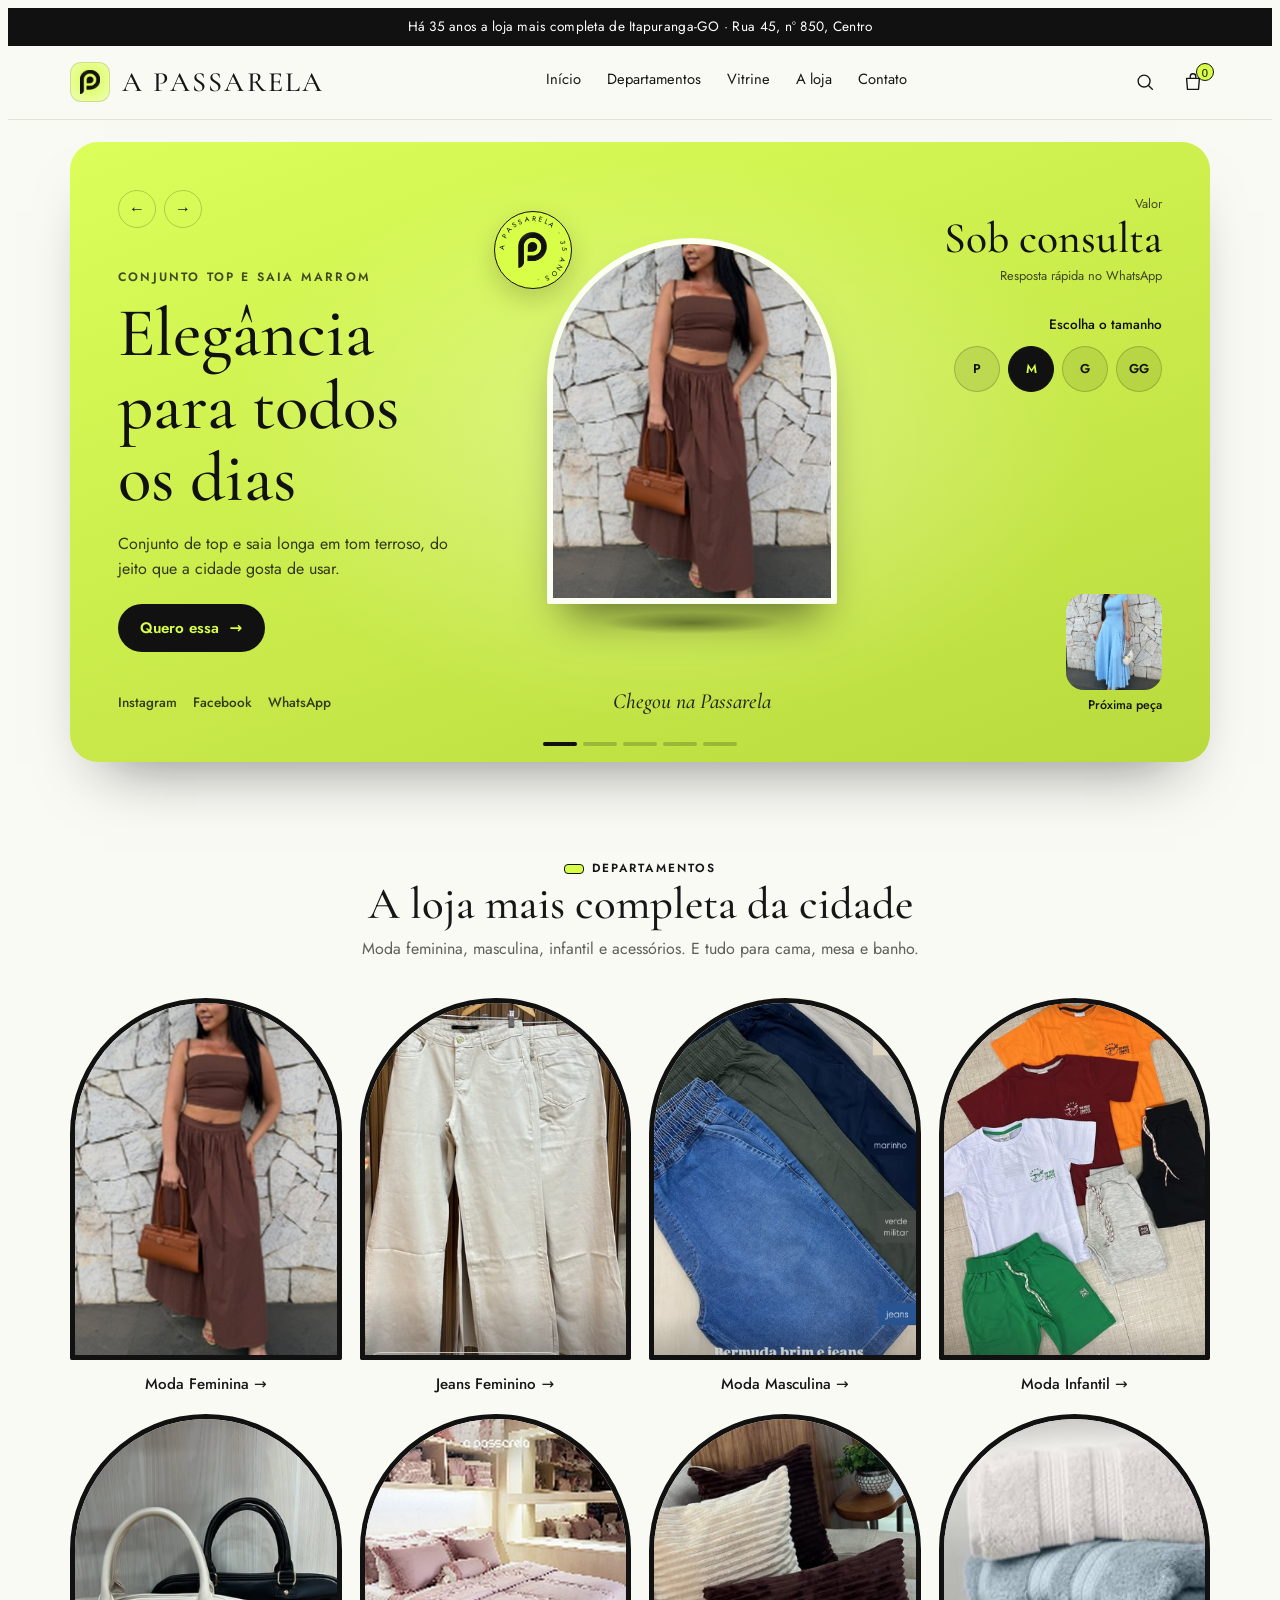
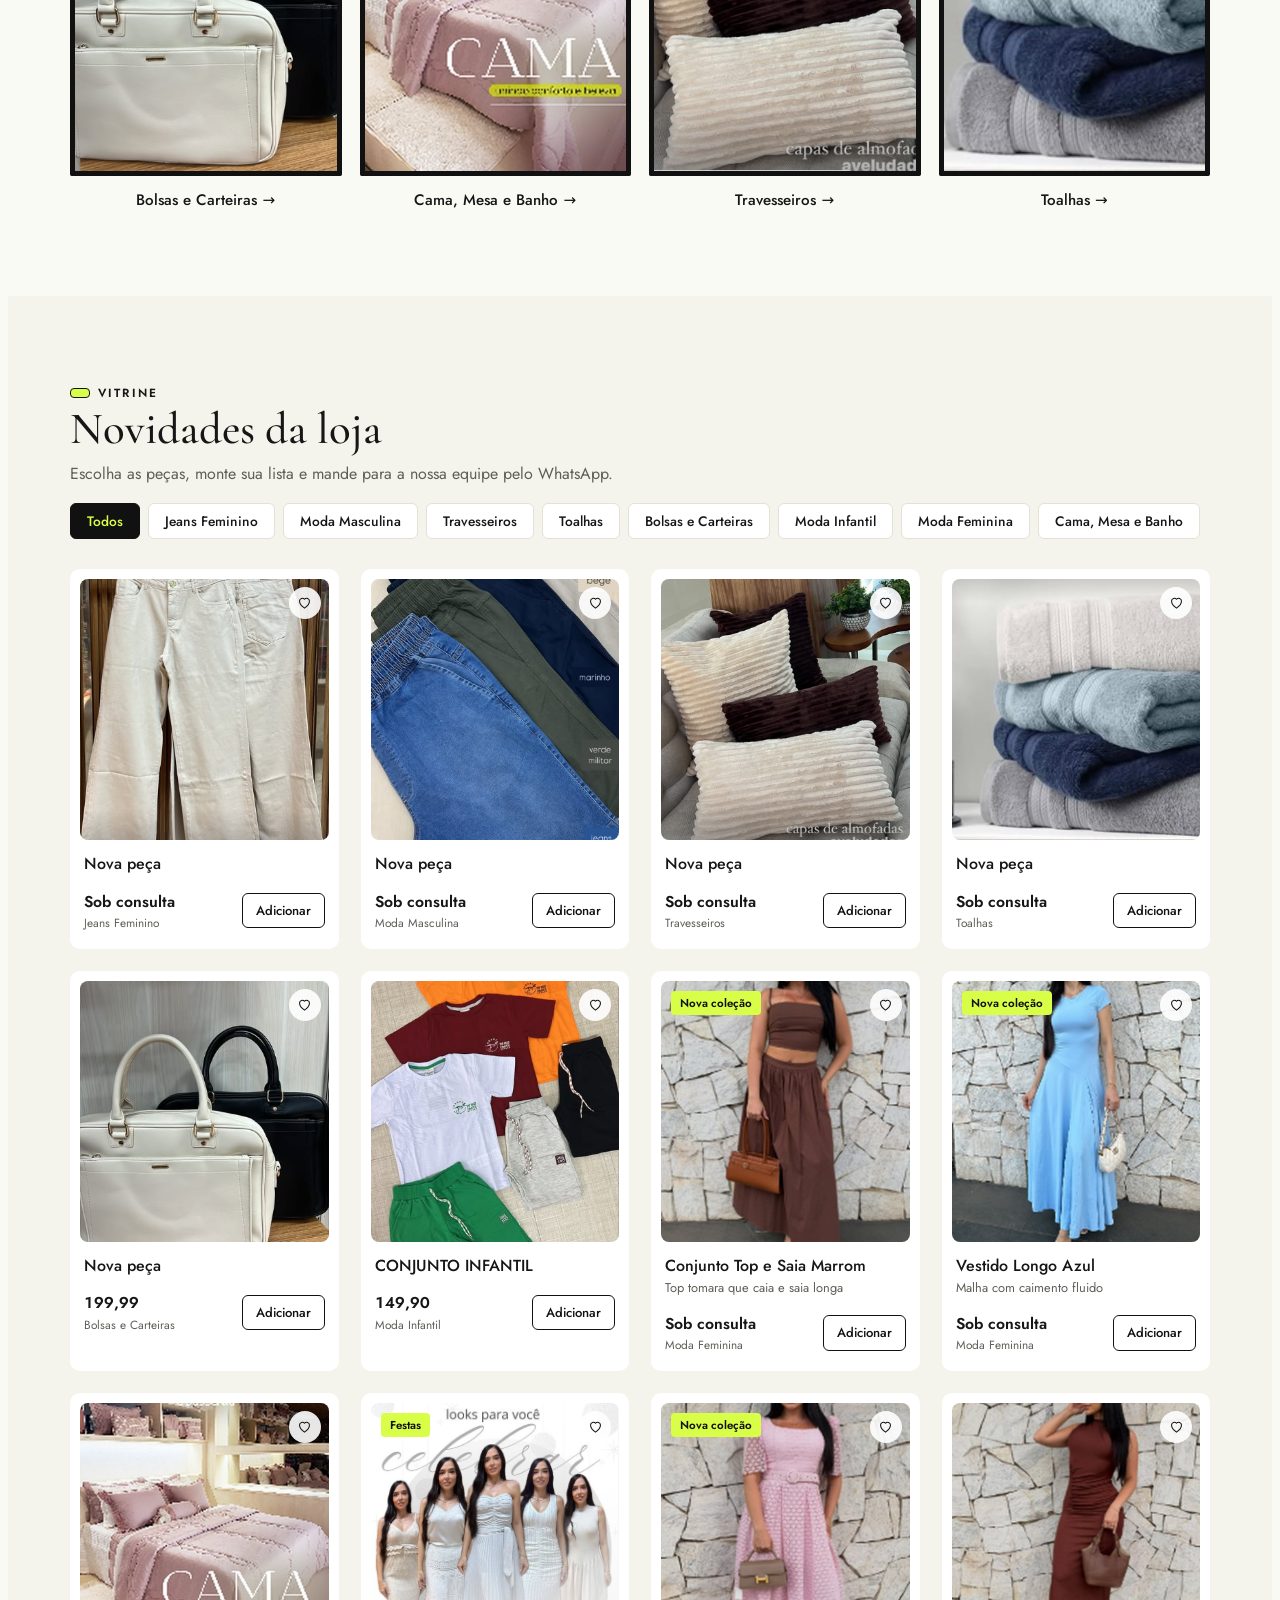
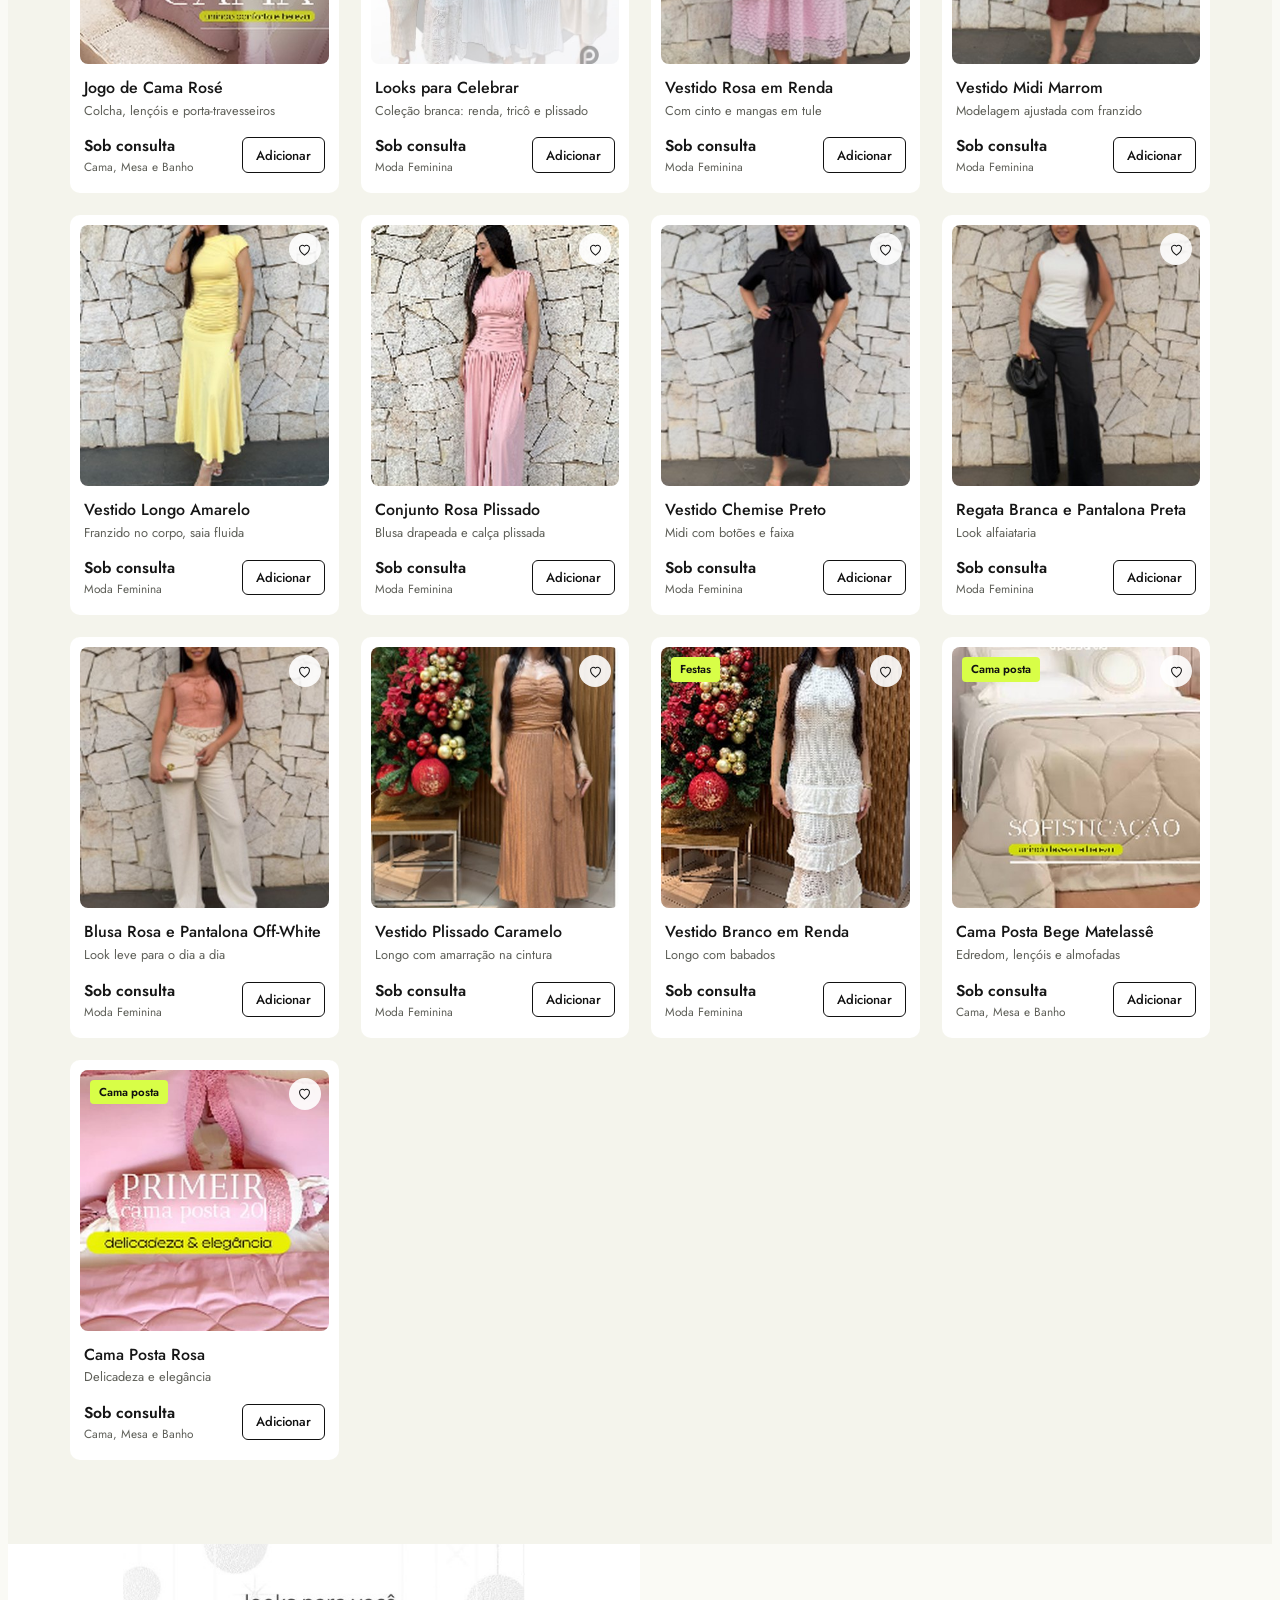
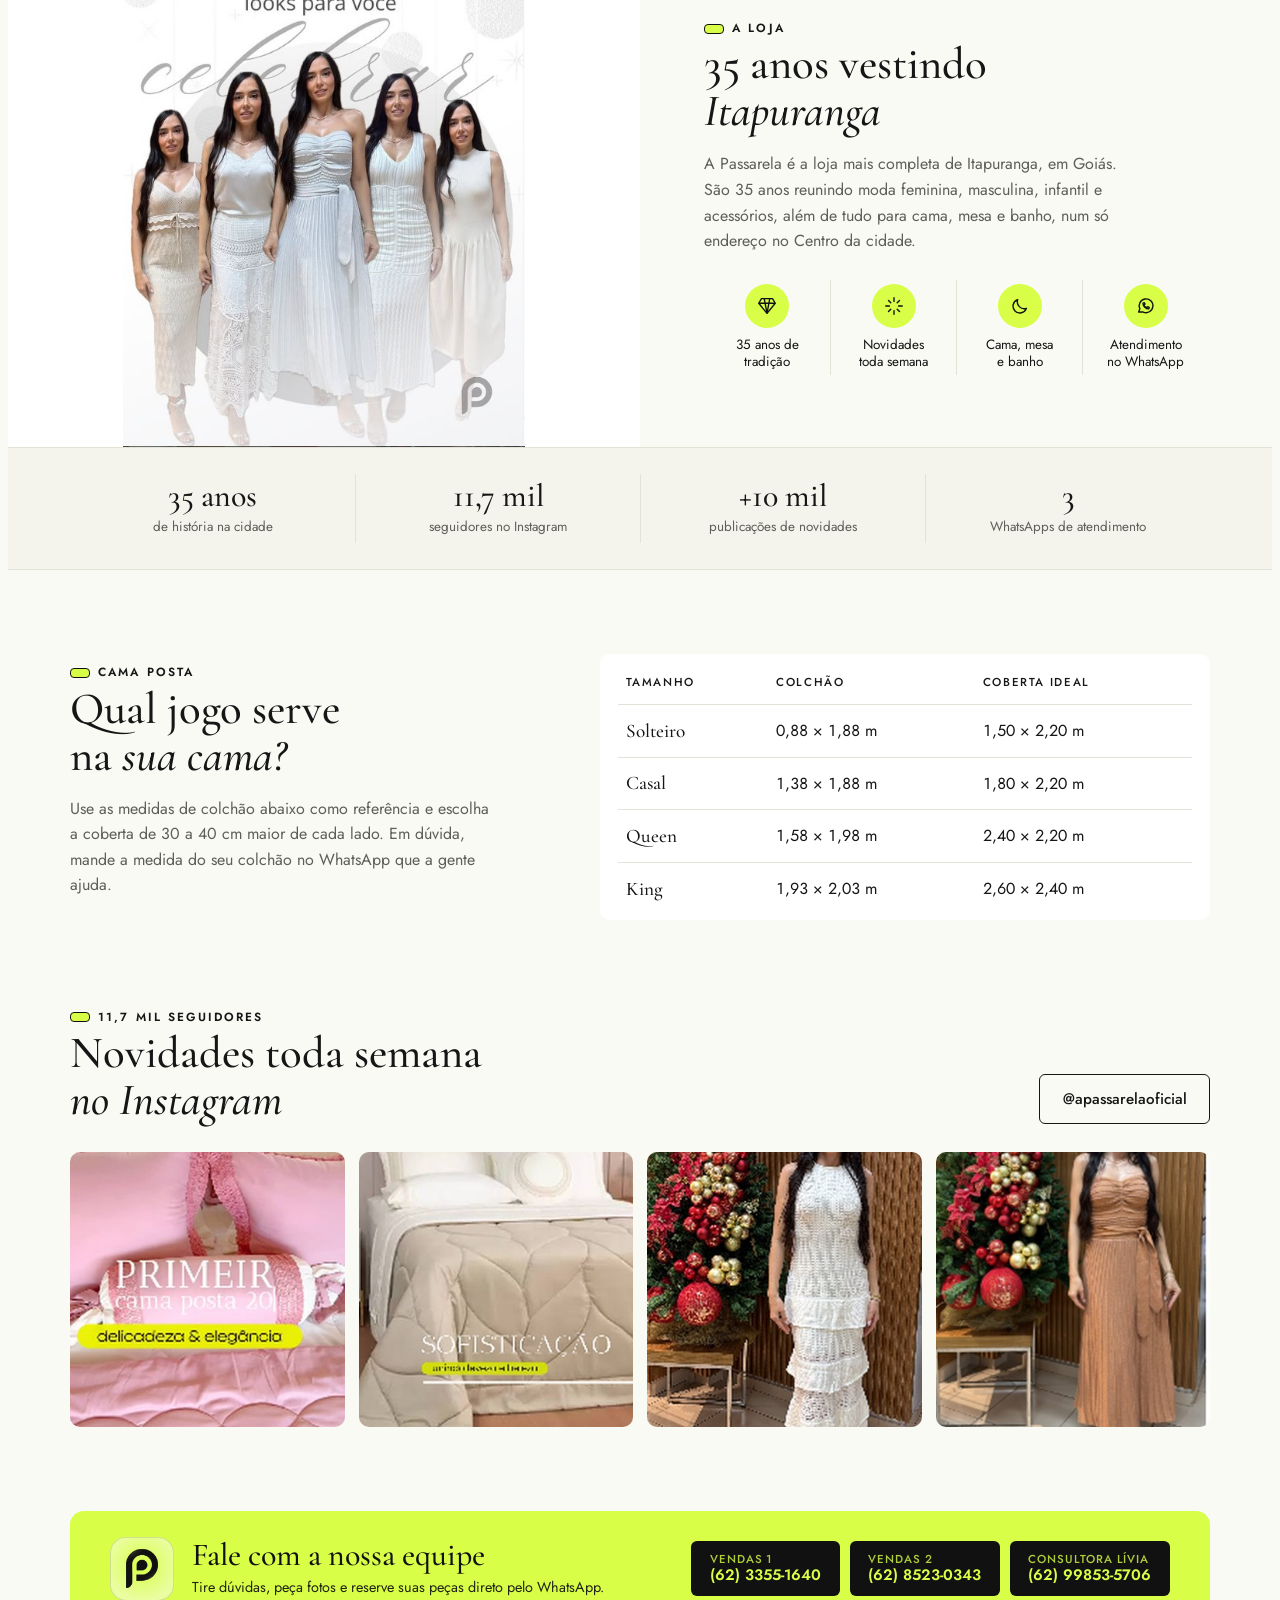
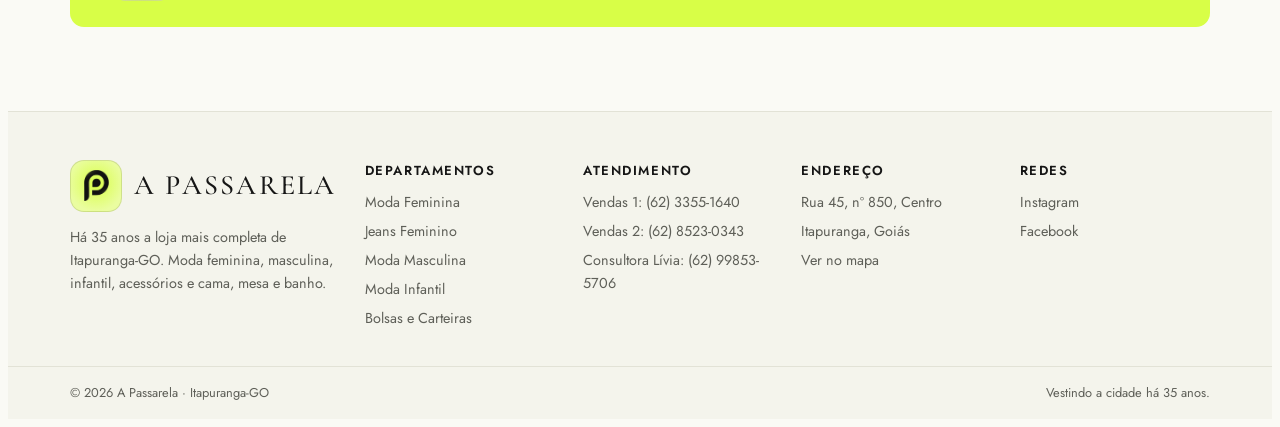
<file: index.html>
<!doctype html>
<html lang="pt-BR">
<head>
<meta charset="utf-8">
<meta name="viewport" content="width=device-width,initial-scale=1,viewport-fit=cover">
<meta name="description" content="A Passarela: há 35 anos a loja mais completa de Itapuranga-GO. Moda feminina, masculina, infantil, acessórios e cama, mesa e banho.">
</head>
<body>
<title>A Passarela</title>
<link rel="preconnect" href="https://fonts.googleapis.com">
<link rel="preconnect" href="https://fonts.gstatic.com" crossorigin>
<link rel="stylesheet" href="https://fonts.googleapis.com/css2?family=Cormorant+Garamond:ital,wght@0,500;0,600;1,500;1,600&family=Jost:wght@400;500;600&display=swap">
<style>
/* Cores: verde-limão da logomarca com preto, sobre fundos creme. Texto sobre o limão é sempre preto. */
/* Layout: faixa da loja, cabeçalho claro, vitrine animada no topo, categorias em arcos, mais vendidos, bloco de valores, faixa de vantagens, Instagram, faixa da lista VIP e rodapé em colunas. Visual único (claro), escolhido de propósito. */
:root{
  --cream:#F4F4EC; --paper:#FAFAF5; --white:#FFFFFF; --lime:#D8FE47; --lime-l:#EEFBC2; --black:#111111;
  --ink:#161616; --muted:#5E5F58; --line:#E2E2D6; --rose:#B98C7C;
  --logo:url("[data-uri]");
  --serif:"Cormorant Garamond", "Cormorant", Garamond, Georgia, serif;
  --sans:"Jost", "Futura", system-ui, -apple-system, "Segoe UI", sans-serif;
  color-scheme:light;
}
*{box-sizing:border-box}
[hidden]{display:none!important}
html{scroll-behavior:smooth}
@media (prefers-reduced-motion: reduce){html{scroll-behavior:auto}*{transition:none!important}}
body{background:var(--paper);color:var(--ink);font-family:var(--sans);font-size:16px;line-height:1.6}
a{color:inherit}
:focus-visible{outline:2px solid var(--black);outline-offset:3px;border-radius:4px}
.wrap{max-width:1180px;margin-inline:auto;padding-inline:20px}
h1,h2,h3{font-family:var(--serif);font-weight:500;line-height:1.05;text-wrap:balance;margin:0;color:var(--ink)}
h2{font-size:clamp(2rem,4vw,2.8rem)}
em{font-style:italic}
.eyebrow{display:inline-flex;align-items:center;gap:8px;font-size:.74rem;letter-spacing:.18em;text-transform:uppercase;color:var(--ink);font-weight:600}
.eyebrow::before{content:"";width:18px;height:8px;border-radius:4px;background:var(--lime);border:1px solid var(--black)}
.center .eyebrow{justify-content:center}
.center{text-align:center}
.sub{color:var(--muted);margin:8px 0 0}
section{padding-block:clamp(52px,7vw,84px)}
.btn{display:inline-flex;align-items:center;gap:.5rem;font:500 .95rem var(--sans);padding:.8rem 1.4rem;border-radius:6px;border:1px solid transparent;cursor:pointer;text-decoration:none;transition:background .15s,color .15s}
.btn-lime{background:var(--lime);color:var(--black);border-color:var(--black)}
.btn-lime:hover{background:var(--black);color:var(--lime)}
.btn-line{background:transparent;border-color:var(--ink);color:var(--ink)}
.btn-line:hover{background:var(--ink);color:var(--white)}
.arrow::after{content:"→"}

/* Faixa de cupom e cabeçalho */
.promo{background:var(--black);color:var(--white);text-align:center;font-size:.85rem;padding:8px 16px;letter-spacing:.02em}
.promo b{letter-spacing:.06em;color:var(--lime)}
.top{position:sticky;top:env(safe-area-inset-top,0px);z-index:20;background:rgb(250 250 245 / .94);backdrop-filter:blur(8px);border-bottom:1px solid var(--line)}
.top .wrap{display:flex;align-items:center;justify-content:space-between;gap:16px;padding-block:14px}
.logo{font-family:var(--serif);font-size:1.75rem;letter-spacing:.08em;text-decoration:none;text-transform:uppercase;font-weight:500;white-space:nowrap}
.nav{display:flex;gap:26px;font-size:.92rem}
.nav a{text-decoration:none;padding-bottom:3px;border-bottom:1px solid transparent}
.nav a:hover{border-color:var(--ink)}
.icons{display:flex;align-items:center;gap:14px}
.icon-btn{position:relative;background:none;border:0;padding:6px;cursor:pointer;color:var(--ink);display:inline-flex}
.icon-btn svg{width:22px;height:22px}
.bag-count{position:absolute;top:-2px;right:-4px;background:var(--lime);color:var(--black);border:1px solid var(--black);border-radius:999px;min-width:18px;height:18px;font-size:.7rem;line-height:18px;text-align:center;padding:0 4px}
@media (max-width:820px){.nav{display:none}}

/* Logomarca */
.mark{display:inline-block;background:currentColor;-webkit-mask:var(--logo) center/contain no-repeat;mask:var(--logo) center/contain no-repeat;aspect-ratio:224/275}
.logo-tile{display:inline-grid;place-items:center;width:40px;height:40px;border-radius:11px;background:radial-gradient(circle at 50% 45%, var(--lime), #EAFDA0 75%);color:var(--black);flex:none;border:1px solid rgb(17 17 17 / .12)}
.logo-tile .mark{height:62%}
.brand{display:inline-flex;align-items:center;gap:12px;text-decoration:none}
.seal{position:absolute;left:-10px;bottom:16%;width:96px;height:96px;border-radius:50%;background:var(--lime);border:1.5px solid var(--black);display:grid;place-items:center;color:var(--black);box-shadow:0 10px 24px rgb(17 17 17 / .18)}
.seal .mark{height:46px}
.seal svg{position:absolute;inset:0;width:100%;height:100%;animation:spin 24s linear infinite}
@keyframes spin{to{transform:rotate(360deg)}}
.life-art .big-mark{position:absolute;right:10%;top:9%;height:32%;color:var(--lime);opacity:.95}
@media (max-width:860px){.seal{left:0}}

/* Vitrine animada (efeito da referência em vídeo): peça grande flutuando, fundo que muda de cor, troca com deslize */
.stack{position:absolute;left:12%;right:12%;bottom:8%;display:grid;gap:0}
.fold{height:62px;border-radius:14px;margin-top:-14px;box-shadow:0 6px 14px rgb(17 17 17 / .18);position:relative;overflow:hidden}
.fold:first-child{margin-top:0;margin-inline:6%}
.fold:nth-child(2){margin-inline:2%}
.fold .sw{position:absolute;inset:0}
.show{padding-block:22px 10px;background:var(--paper)}
.show-card{--s-bg:#D8FE47;--s-ink:#111111;--s-line:rgb(17 17 17 / .2);--s-btn:#111111;--s-btn-ink:#D8FE47;
  position:relative;isolation:isolate;border-radius:28px;background:var(--s-bg);color:var(--s-ink);transition:background-color .9s ease,color .9s ease;
  overflow:hidden;display:grid;grid-template-columns:1fr 1.2fr .7fr;gap:24px;padding:clamp(22px,4vw,48px);min-height:620px;box-shadow:0 34px 60px -34px rgb(17 17 17 / .55)}
.show-card::before{content:"";position:absolute;inset:0;z-index:-1;background:radial-gradient(55% 65% at 52% 48%, rgb(255 255 255 / .32), transparent 70%),linear-gradient(160deg, rgb(255 255 255 / .1), rgb(0 0 0 / .14));pointer-events:none}
.show-left,.show-right{display:flex;flex-direction:column;min-width:0;position:relative;z-index:2}
.arrows{display:flex;gap:8px;margin-bottom:28px}
.arrows button{width:38px;height:38px;border-radius:50%;border:1px solid var(--s-line);background:transparent;color:var(--s-ink);cursor:pointer;font-size:1rem;transition:background .2s,color .2s}
.arrows button:hover{background:var(--s-ink);color:var(--s-bg)}
.kicker{margin-top:auto;font-size:.76rem;letter-spacing:.18em;text-transform:uppercase;font-weight:600;opacity:.75}
.show h1{color:var(--s-ink);font-size:clamp(2.5rem,5.4vw,4.4rem);margin-top:10px;transition:color .9s}
.show p{font-size:1rem;opacity:.82;max-width:36ch;margin:16px 0 22px}
.cta{align-self:flex-start;display:inline-flex;align-items:center;gap:10px;background:var(--s-btn);color:var(--s-btn-ink);border:0;border-radius:999px;padding:.8rem 1.4rem;font:600 .95rem var(--sans);cursor:pointer;transition:transform .2s,background .9s,color .9s}
.cta:hover{transform:translateX(3px)}
.socials{display:flex;gap:16px;margin-top:auto;padding-top:28px;font-size:.85rem;font-weight:500}
.socials a{text-decoration:none;opacity:.8}
.socials a:hover{opacity:1;text-decoration:underline}
.stage{position:relative;display:grid;grid-template-rows:1fr auto;align-items:center;min-height:380px;z-index:1}
.obj-wrap{position:relative;height:100%;min-height:340px;display:grid;place-items:center}
.obj{position:relative;width:min(100%,340px);height:340px;animation:objIn .8s cubic-bezier(.2,.8,.2,1) both}
.obj.out{animation:objOut .45s ease-in both}
@keyframes objIn{from{transform:translateX(calc(var(--dir,1) * 45%)) rotate(calc(var(--dir,1) * 14deg)) scale(.85);opacity:0}}
@keyframes objOut{to{transform:translateX(calc(var(--dir,1) * -45%)) rotate(calc(var(--dir,1) * -14deg)) scale(.85);opacity:0}}
.float{position:absolute;inset:0;animation:float 5s ease-in-out infinite}
@keyframes float{50%{transform:translateY(-12px)}}
.ground{position:absolute;left:50%;bottom:-6px;width:62%;height:22px;transform:translateX(-50%);border-radius:50%;background:radial-gradient(closest-side, rgb(0 0 0 / .38), transparent);animation:ground 5s ease-in-out infinite}
@keyframes ground{50%{transform:translateX(-50%) scale(.82);opacity:.7}}
.garment{position:absolute;inset:0 6% 18px;-webkit-mask-size:contain;mask-size:contain;-webkit-mask-repeat:no-repeat;mask-repeat:no-repeat;-webkit-mask-position:center;mask-position:center;filter:drop-shadow(0 18px 24px rgb(0 0 0 / .25))}
.garment .sw,.garment .shade{position:absolute;inset:0}
.garment .shade{background:linear-gradient(90deg, rgb(0 0 0 / .26), transparent 26%, rgb(255 255 255 / .12) 50%, transparent 74%, rgb(0 0 0 / .28)),linear-gradient(to bottom, rgb(255 255 255 / .1), rgb(0 0 0 / .18))}
.seams{position:absolute;inset:0 6% 18px;width:88%;height:calc(100% - 18px);fill:none;stroke:rgb(0 0 0 / .35);stroke-width:1.6;stroke-linecap:round}
.obj .stack{left:6%;right:6%;bottom:22px}
.obj .fold{height:70px;border-radius:18px;margin-top:-18px;box-shadow:0 10px 18px rgb(0 0 0 / .22)}
.obj .fold::after{content:"";position:absolute;inset:0;background:linear-gradient(to bottom, rgb(255 255 255 / .22), transparent 40%, rgb(0 0 0 / .18))}
.tagline{text-align:center;font:italic 500 1.35rem/1.15 var(--serif);margin-top:12px;opacity:.9}
.show-right{align-items:flex-end;text-align:right}
.price-now{font:500 clamp(2.4rem,4vw,3.2rem)/1 var(--serif);font-variant-numeric:tabular-nums}
.price-old{font:500 1.5rem/1.2 var(--serif);text-decoration:line-through;opacity:.55;font-variant-numeric:tabular-nums}
.inst{font-size:.8rem;opacity:.75;margin-top:4px}
.size-label{margin-top:28px;font-size:.85rem;font-weight:500}
.sizes{display:flex;flex-wrap:wrap;justify-content:flex-end;gap:8px;margin-top:10px;max-width:240px}
.size{min-width:46px;height:46px;padding:0 12px;border-radius:999px;border:1px solid var(--s-line);background:rgb(0 0 0 / .08);color:var(--s-ink);font:600 .8rem var(--sans);cursor:pointer;transition:background .2s,color .2s}
.size[aria-pressed="true"]{background:var(--s-ink);color:var(--s-bg);border-color:var(--s-ink)}
.next{margin-top:auto;background:none;border:0;padding:0;color:var(--s-ink);cursor:pointer;display:grid;justify-items:end;gap:6px;font:500 .78rem var(--sans)}
.next .thumb{position:relative;width:96px;height:96px;border-radius:18px;overflow:hidden;background:rgb(0 0 0 / .1);transition:transform .3s}
.next:hover .thumb{transform:translateY(-3px) rotate(-3deg)}
.next .thumb .obj{width:100%;height:100%;animation:none}
.next .thumb .obj .fold{height:22px;border-radius:6px;margin-top:-6px;box-shadow:0 3px 6px rgb(0 0 0 / .2)}
.next .thumb .obj .stack{bottom:10px}
.next .thumb .garment,.next .thumb .seams{inset:10% 10% 10%;width:80%;height:80%}
.bars{position:absolute;left:50%;bottom:16px;transform:translateX(-50%);display:flex;gap:6px;z-index:3}
.bars button{width:34px;height:4px;border-radius:2px;border:0;padding:0;background:var(--s-line);cursor:pointer;overflow:hidden;position:relative}
.bars button i{position:absolute;inset:0;background:var(--s-ink);transform:scaleX(0);transform-origin:left}
.bars button.done i{transform:scaleX(1)}
.bars button.on i{animation:fill var(--dur,6.5s) linear forwards}
.show-card.paused .bars button.on i{animation-play-state:paused}
@keyframes fill{to{transform:scaleX(1)}}
.fade{animation:fadeUp .7s ease both}
.fade.d2{animation-delay:.08s}.fade.d3{animation-delay:.16s}
@keyframes fadeUp{from{opacity:0;transform:translateY(14px)}}
.show .seal{left:2%;right:auto;top:4%;bottom:auto;width:78px;height:78px;z-index:2}
.show .seal .mark{height:36px}
@media (max-width:960px){
  .show-card{grid-template-columns:1fr 1fr;min-height:0;padding-bottom:44px}
  .show-left{grid-column:1/-1}
  .kicker{margin-top:18px}
  .socials{display:none}
  .stage{min-height:300px}.obj-wrap{min-height:280px}.obj{height:280px}
}
@media (max-width:600px){
  .show-card{grid-template-columns:1fr;border-radius:22px}
  .show .seal{width:60px;height:60px;top:0}.show .seal .mark{height:28px}
  .show-right{align-items:flex-start;text-align:left}
  .sizes{justify-content:flex-start}
  .next{justify-items:start;margin-top:20px}
}

/* Categorias em arco */
.cats{display:grid;grid-template-columns:repeat(6,1fr);gap:18px;margin-top:36px}
.cat{background:none;border:0;padding:0;cursor:pointer;font:inherit;color:var(--ink);text-align:center}
.cat .frame{aspect-ratio:3/4;max-width:100%;border-radius:999px 999px 12px 12px;border:5px solid var(--black);overflow:hidden;position:relative;transition:transform .3s}
.cat:hover .frame{transform:translateY(-4px)}
.cat .sw{position:absolute;inset:0}
.cat .frame svg{position:absolute;inset:auto 0 0 0;margin-inline:auto;width:70%;height:auto;color:rgb(38 48 42 / .55)}
.cat b{display:block;margin-top:12px;font-weight:500;font-size:.95rem}
.cat b::after{content:" →"}
@media (max-width:900px){.cats{grid-template-columns:repeat(3,1fr)}}
@media (max-width:480px){.cats{grid-template-columns:repeat(2,1fr)}}

/* Mais vendidos */
.best{background:var(--cream)}
.best-head{display:flex;flex-wrap:wrap;align-items:end;justify-content:space-between;gap:16px}
.chips{display:flex;flex-wrap:wrap;gap:8px}
.chip{font:500 .86rem var(--sans);padding:.45rem 1rem;border-radius:6px;border:1px solid var(--line);background:var(--white);color:var(--ink);cursor:pointer}
.chip[aria-pressed="true"]{background:var(--black);border-color:var(--black);color:var(--lime)}
.grid{display:grid;grid-template-columns:repeat(auto-fill,minmax(240px,1fr));gap:22px;margin-top:30px}
.card{background:var(--white);border-radius:10px;padding:10px 10px 16px;display:flex;flex-direction:column;min-width:0}
.ph{position:relative;aspect-ratio:1/1.05;max-width:100%;border-radius:8px;overflow:hidden}
.ph .sw{position:absolute;inset:0;transition:transform .5s}
.card:hover .ph .sw{transform:scale(1.04)}
.badge{position:absolute;top:10px;left:10px;background:var(--lime);color:var(--black);font-weight:600;font-size:.72rem;padding:3px 9px;border-radius:4px}
.fav{position:absolute;top:8px;right:8px;width:32px;height:32px;border-radius:50%;background:rgb(255 255 255 / .9);border:0;display:grid;place-items:center;cursor:pointer;color:var(--ink)}
.fav svg{width:17px;height:17px}
.fav[aria-pressed="true"] svg{fill:var(--rose);stroke:var(--rose)}
.card h3{font:500 1rem/1.3 var(--sans);margin:14px 4px 2px}
.spec{font-size:.8rem;color:var(--muted);margin:0 4px}
.dots{display:flex;gap:6px;margin:8px 4px 0}
.dots i{width:14px;height:14px;border-radius:50%;border:1px solid var(--line)}
.card-foot{display:flex;align-items:center;justify-content:space-between;gap:8px;margin:12px 4px 0}
.price{font-weight:600;font-size:1.05rem;font-variant-numeric:tabular-nums}
.price small{display:block;font-weight:400;font-size:.74rem;color:var(--muted)}
.add{border:1px solid var(--black);background:transparent;color:var(--black);border-radius:6px;padding:.45rem .8rem;font:500 .82rem var(--sans);cursor:pointer;white-space:nowrap}
.add:hover,.add.done{background:var(--lime);color:var(--black)}

/* Mais que moda */
.life{padding:0;display:grid;grid-template-columns:1fr 1fr;background:var(--paper)}
.life-art{position:relative;min-height:380px;overflow:hidden}
.life-art .sw{position:absolute;inset:0}
.life-art .stack{left:18%;right:18%;bottom:12%}
.life-art .fold{height:72px}
.life-copy{padding:clamp(36px,6vw,72px) clamp(20px,5vw,64px);align-self:center;min-width:0}
.life-copy h2 em{display:block}
.life-copy p{color:var(--muted);max-width:44ch}
.values{display:grid;grid-template-columns:repeat(4,1fr);margin-top:26px}
.value{text-align:center;padding:4px 8px;font-size:.84rem;line-height:1.3}
.value + .value{border-left:1px solid var(--line)}
.value i{width:44px;height:44px;border-radius:50%;background:var(--lime);color:var(--black);display:grid;place-items:center;margin:0 auto 8px}
.value svg{width:22px;height:22px}
@media (max-width:860px){.life{grid-template-columns:1fr}.life-art{min-height:260px}}
@media (max-width:520px){.values{grid-template-columns:repeat(2,1fr);row-gap:16px}.value:nth-child(3){border-left:0}}

/* Faixa de vantagens */
.facts{background:var(--cream);border-block:1px solid var(--line);padding-block:26px}
.facts .wrap{display:grid;grid-template-columns:repeat(4,1fr)}
.fact{text-align:center;padding:4px 10px}
.fact + .fact{border-left:1px solid var(--line)}
.fact b{display:block;font:500 2rem/1.1 var(--serif)}
.fact span{font-size:.84rem;color:var(--muted)}
@media (max-width:640px){.facts .wrap{grid-template-columns:repeat(2,1fr);row-gap:18px}.fact:nth-child(3){border-left:0}}

/* Medidas */
.m-grid{display:grid;grid-template-columns:1fr 1.3fr;gap:clamp(24px,5vw,60px);align-items:center}
.m-grid p{color:var(--muted);max-width:42ch}
.tbl{overflow-x:auto;background:var(--white);border-radius:10px;padding:6px 18px}
table{width:100%;border-collapse:collapse;font-variant-numeric:tabular-nums}
th,td{text-align:left;padding:13px 8px;border-bottom:1px solid var(--line);white-space:nowrap}
tr:last-child td{border-bottom:0}
th{font-size:.72rem;letter-spacing:.14em;text-transform:uppercase;color:var(--ink);font-weight:500}
td:first-child{font:500 1.2rem var(--serif)}
@media (max-width:860px){.m-grid{grid-template-columns:1fr}}

/* Instagram */
.insta-head{display:flex;flex-wrap:wrap;align-items:end;justify-content:space-between;gap:16px}
.insta-head h2 em{display:block}
.insta{display:grid;grid-template-columns:repeat(4,1fr);gap:14px;margin-top:28px}
.insta a{position:relative;aspect-ratio:1;max-width:100%;border-radius:10px;overflow:hidden;display:block}
.insta .sw{position:absolute;inset:0;transition:transform .5s}
.insta a:hover .sw{transform:scale(1.05)}
@media (max-width:640px){.insta{grid-template-columns:repeat(2,1fr)}}

/* Faixa WhatsApp */
.community{padding-block:0 clamp(52px,7vw,84px)}
.band{background:var(--lime);color:var(--black);border-radius:14px;padding:26px clamp(20px,4vw,40px);display:flex;flex-wrap:wrap;align-items:center;justify-content:space-between;gap:20px}
.band-l{display:flex;align-items:center;gap:18px;min-width:0}
.band-l .logo-tile{width:64px;height:64px;border-radius:16px}
.band h2{color:var(--black);font-size:clamp(1.5rem,3vw,2rem)}
.band p{margin:4px 0 0;font-size:.9rem;opacity:.92}
.band .btn{background:var(--black);color:var(--lime)}
.band .btn:hover{background:var(--white);color:var(--black)}

/* Contato e rodapé */
footer{background:var(--cream);border-top:1px solid var(--line);padding-block:48px 0}
.f-grid{display:grid;grid-template-columns:1.4fr repeat(4,1fr);gap:28px}
.f-grid h4{margin:0 0 10px;font-size:.82rem;letter-spacing:.12em;text-transform:uppercase;font-weight:600}
.f-grid ul{list-style:none;margin:0;padding:0;display:grid;gap:6px;font-size:.9rem;color:var(--muted)}
.f-grid ul a{text-decoration:none}
.f-grid ul a:hover{color:var(--ink);text-decoration:underline}
.f-brand p{font-size:.9rem;color:var(--muted);max-width:30ch}
.sel{user-select:all}
.pay{display:flex;flex-wrap:wrap;gap:6px;margin-top:10px}
.pay span{background:var(--white);border:1px solid var(--line);border-radius:4px;padding:3px 8px;font-size:.74rem;font-weight:600}
.secure{display:flex;align-items:center;gap:8px;font-size:.88rem;font-weight:500}
.secure svg{width:20px;height:20px;color:var(--ink)}
.legal{border-top:1px solid var(--line);margin-top:36px;padding-block:16px;font-size:.8rem;color:var(--muted)}
.legal .wrap{display:flex;flex-wrap:wrap;justify-content:space-between;gap:10px}
@media (max-width:900px){.f-grid{grid-template-columns:1fr 1fr}.f-brand{grid-column:1/-1}}

/* Sacola */
.overlay{position:fixed;inset:0;background:rgb(17 17 17 / .5);z-index:40}
.drawer{position:fixed;top:0;right:0;bottom:0;width:min(420px,100%);background:var(--paper);z-index:50;display:flex;flex-direction:column;padding:calc(20px + env(safe-area-inset-top,0px)) 20px calc(20px + env(safe-area-inset-bottom,0px));box-shadow:-12px 0 40px rgb(0 0 0 / .18)}
.drawer-head{display:flex;justify-content:space-between;align-items:center;padding-bottom:14px;border-bottom:1px solid var(--line)}
.x{background:none;border:0;font-size:1.7rem;line-height:1;cursor:pointer;color:var(--ink);padding:4px 8px}
.items{flex:1;overflow:auto;display:grid;align-content:start;gap:14px;padding-block:16px}
.item{display:grid;grid-template-columns:58px 1fr auto;gap:12px;align-items:center}
.mini{width:58px;height:62px;border-radius:6px;overflow:hidden;position:relative}
.mini .sw{position:absolute;inset:0}
.item b{display:block;font-size:.92rem;font-weight:500;line-height:1.3}
.qty{display:inline-flex;align-items:center;gap:8px;margin-top:4px;font-size:.85rem}
.qty button{width:26px;height:26px;border-radius:50%;border:1px solid var(--line);background:var(--white);color:var(--ink);cursor:pointer}
.item .p{font-size:.9rem;font-variant-numeric:tabular-nums}
.empty{color:var(--muted);text-align:center;padding:40px 10px}
.total{display:flex;justify-content:space-between;align-items:baseline;padding-top:14px;border-top:1px solid var(--line)}
.total span{font:500 1.7rem var(--serif);font-variant-numeric:tabular-nums}
.drawer .btn{justify-content:center;margin-top:14px;width:100%}
.note{font-size:.78rem;color:var(--muted);margin-top:8px;text-align:center}
.toast{position:fixed;left:50%;bottom:calc(24px + env(safe-area-inset-bottom,0px));transform:translateX(-50%);background:var(--black);color:var(--lime);padding:.7rem 1.1rem;border-radius:8px;font-size:.9rem;z-index:60}

/* Fotos reais da loja */
.photo{position:absolute;inset:0;width:100%;height:100%;object-fit:cover;display:block;max-width:none}
.obj.photo-obj{width:min(100%,290px);height:390px}
.photo-frame{position:absolute;inset:0 0 24px;border-radius:999px 999px 18px 18px;overflow:hidden;border:6px solid rgb(255 255 255 / .92);box-shadow:0 28px 44px -18px rgb(0 0 0 / .55)}
.next .thumb .photo{position:absolute}
.ask{font:500 clamp(2rem,3.4vw,2.8rem)/1.05 var(--serif);margin-top:2px}
.cats{grid-template-columns:repeat(4,1fr)}
a.cat{text-decoration:none;display:block}
.life-art{background:#FFFFFF}
.life-art .photo{object-fit:contain;object-position:center}
.mini .photo{position:absolute}
.item .p{font-size:.72rem;letter-spacing:.1em;text-transform:uppercase;color:var(--muted)}
.price{font-size:.98rem}
.wa-list{display:flex;flex-wrap:wrap;gap:10px}
.wa-list .btn{flex-direction:column;align-items:flex-start;gap:0;padding:.6rem 1.1rem;line-height:1.25}
.wa-list .btn span{font-size:.72rem;letter-spacing:.08em;text-transform:uppercase;opacity:.8}
.wa-list .btn b{font-weight:600}
@media (max-width:960px){.obj.photo-obj{height:340px}}
@media (max-width:600px){.cats{grid-template-columns:repeat(2,1fr)}.obj.photo-obj{height:330px;width:min(100%,250px)}}

/* Painel da loja */
.f-admin{margin-top:14px;font-size:.85rem}
.f-admin a{color:inherit;opacity:.75;text-decoration:underline;text-underline-offset:3px}
.f-admin a:hover{opacity:1}
.painel{position:fixed;inset:0;z-index:60;background:var(--paper);display:flex;flex-direction:column;margin:0;padding:env(safe-area-inset-top,0px) 0 0;--px:max(20px,calc((100% - 900px)/2))}
body.modo-painel{overflow:hidden}
.painel.travado .p-tabs,.painel.travado .p-body,.painel.travado .p-foot,.painel.travado #pSair{display:none}
.p-login{flex:1;overflow:auto;display:grid;place-items:center;padding:32px 20px}
.painel:not(.travado) .p-login{display:none}
.p-login form{width:min(380px,100%);background:var(--white);border:1px solid var(--line);border-radius:16px;padding:28px 24px;display:grid;gap:14px;box-shadow:0 24px 50px -30px rgb(0 0 0 / .4)}
.p-login h2{font-size:2rem}
.p-login p{margin:0;color:var(--muted);font-size:.9rem}
.p-login .btn{justify-content:center}
.p-login .erro{color:#B3261E;font-weight:600}
.p-head-acts{display:flex;gap:8px}
.p-ver{border:1px solid var(--line);background:var(--white);color:var(--ink);border-radius:999px;padding:.55rem 1rem;font:600 .88rem var(--sans);cursor:pointer;white-space:nowrap}
.p-head{display:flex;justify-content:space-between;align-items:center;gap:12px;padding:16px var(--px);background:var(--black);color:var(--white);border-bottom:1px solid var(--line)}
.p-head b{display:block;font-size:1.05rem}
.p-sub{display:block;font-size:.8rem;color:rgb(255 255 255 / .7)}
.p-sub.warn{color:var(--lime);font-weight:600}
.p-tabs{display:flex;gap:6px;padding:16px var(--px) 0;max-width:560px;box-sizing:content-box}
.p-tab{flex:1;border:1px solid var(--line);background:var(--white);color:var(--ink);border-radius:8px;padding:.55rem;font:600 .9rem var(--sans);cursor:pointer}
.p-tab[aria-selected="true"]{background:var(--black);color:var(--lime);border-color:var(--black)}
.p-body{flex:1;overflow:auto;padding:16px var(--px);display:grid;align-content:start;gap:14px}
.p-foot{border-top:1px solid var(--line);background:var(--white);padding:14px var(--px) calc(14px + env(safe-area-inset-bottom,0px));display:flex;flex-wrap:wrap;align-items:center;gap:8px 16px}
.p-foot .btn{justify-content:center}
.p-msg{font-size:.82rem;color:var(--muted)}
.p-new{justify-content:center}
.p-list{list-style:none;margin:0;padding:0;display:grid;gap:10px;grid-template-columns:repeat(auto-fill,minmax(260px,1fr))}
.p-list li{display:grid;grid-template-columns:52px 1fr;gap:10px;align-items:center;background:var(--white);border:1px solid var(--line);border-radius:10px;padding:8px}
.p-thumb{position:relative;width:52px;height:64px;border-radius:6px;overflow:hidden;background:var(--lime-l)}
.p-thumb.big{width:110px;height:136px;border-radius:10px}
.p-info{min-width:0}
.p-info b{display:block;font-size:.92rem;line-height:1.3}
.p-info small{color:var(--muted);font-size:.78rem}
.p-acts{grid-column:1/-1;display:flex;flex-wrap:wrap;gap:6px}
.p-acts button,.p-back{border:1px solid var(--line);background:var(--paper);color:var(--ink);border-radius:6px;padding:.35rem .7rem;font:500 .82rem var(--sans);cursor:pointer}
.p-acts button:disabled{opacity:.35;cursor:default}
.p-acts button.danger{background:#B3261E;color:#FFFFFF;border-color:#B3261E}
.p-back{justify-self:start}
.p-photo{display:flex;gap:14px;align-items:center}
.p-photo small{display:block;font-size:.78rem;color:var(--muted);margin-top:8px;max-width:28ch}
.p-upload{cursor:pointer;padding:.5rem 1rem}
.pf{display:grid;gap:4px;min-width:0}
.pf span{font-size:.8rem;font-weight:600}
.pf small{font-size:.76rem;color:var(--muted)}
.pf input,.pf select,.pf textarea{width:100%;font:400 .95rem var(--sans);color:var(--ink);background:var(--white);border:1px solid var(--line);border-radius:8px;padding:.6rem .7rem}
.pf input:focus,.pf select:focus,.pf textarea:focus{outline:2px solid var(--black);outline-offset:0}
.p-set{border:1px solid var(--line);border-radius:10px;padding:12px 14px;display:grid;gap:12px;margin:0;min-width:0}
.p-set legend{font-weight:600;font-size:.85rem;padding:0 6px}
.p-set > small{font-size:.78rem;color:var(--muted)}
.p-row{display:grid;grid-template-columns:1fr 1fr;gap:10px}
.p-check{display:flex;gap:8px;align-items:center;font-size:.9rem}
@media (max-width:480px){.p-row{grid-template-columns:1fr}}
</style>

<svg width="0" height="0" style="position:absolute" aria-hidden="true">
  <symbol id="i-leaf" viewBox="0 0 24 24" fill="none" stroke="currentColor" stroke-width="1.5" stroke-linecap="round" stroke-linejoin="round"><path d="M5 19c0-8 5-13 14-14-1 9-6 14-14 14z"/><path d="M5 19 13 11"/></symbol>
  <symbol id="i-spark" viewBox="0 0 24 24" fill="none" stroke="currentColor" stroke-width="1.5" stroke-linecap="round"><path d="M12 3v4M12 17v4M3 12h4M17 12h4M6 6l2.5 2.5M15.5 15.5 18 18M6 18l2.5-2.5M15.5 8.5 18 6"/></symbol>
  <symbol id="i-heart" viewBox="0 0 24 24" fill="none" stroke="currentColor" stroke-width="1.5" stroke-linejoin="round"><path d="M12 20s-7-4.4-7-10a4 4 0 0 1 7-2.6A4 4 0 0 1 19 10c0 5.6-7 10-7 10z"/></symbol>
  <symbol id="i-search" viewBox="0 0 24 24" fill="none" stroke="currentColor" stroke-width="1.5" stroke-linecap="round"><circle cx="11" cy="11" r="6.5"/><path d="m16 16 4 4"/></symbol>
  <symbol id="i-bag" viewBox="0 0 24 24" fill="none" stroke="currentColor" stroke-width="1.5" stroke-linejoin="round"><path d="M5 8h14l-1 12H6L5 8z"/><path d="M9 8V6a3 3 0 0 1 6 0v2"/></symbol>
  <symbol id="i-gem" viewBox="0 0 24 24" fill="none" stroke="currentColor" stroke-width="1.5" stroke-linejoin="round"><path d="M6 4h12l3 5-9 11L3 9z"/><path d="M3 9h18M9 4l3 16M15 4l-3 16"/></symbol>
  <symbol id="i-truck" viewBox="0 0 24 24" fill="none" stroke="currentColor" stroke-width="1.5" stroke-linejoin="round"><path d="M3 6h11v10H3zM14 10h4l3 3v3h-7z"/><circle cx="7" cy="17.5" r="1.8"/><circle cx="17" cy="17.5" r="1.8"/></symbol>
  <symbol id="i-chat" viewBox="0 0 24 24" fill="none" stroke="currentColor" stroke-width="1.5" stroke-linejoin="round"><path d="M4 18.5 5.3 15A7.5 7.5 0 1 1 9 18.6z"/><path d="M9.5 10.5c.5 1.6 1.6 2.7 3.2 3.3l1.2-1 1.6.8-.4 1.5c-3 .2-6.4-3-6.4-6.2l1.5-.5.8 1.5z"/></symbol>
  <symbol id="i-shield" viewBox="0 0 24 24" fill="none" stroke="currentColor" stroke-width="1.5" stroke-linejoin="round"><path d="M12 3 5 6v5c0 4.5 3 8 7 10 4-2 7-5.5 7-10V6z"/><path d="m9 12 2 2 4-4"/></symbol>
  <symbol id="i-moon" viewBox="0 0 24 24" fill="none" stroke="currentColor" stroke-width="1.5" stroke-linejoin="round"><path d="M19 14.5A7.5 7.5 0 0 1 9.5 5a7.5 7.5 0 1 0 9.5 9.5z"/></symbol>
  <symbol id="i-dress" viewBox="0 0 60 80" fill="currentColor"><path d="M22 4h16l-2 14 14 52H10l14-52z"/></symbol>
  <symbol id="i-shirt" viewBox="0 0 60 80" fill="currentColor"><path d="M18 14 30 18l12-4 14 12-8 8-4-4v40H16V30l-4 4-8-8z"/></symbol>
  <symbol id="i-pants" viewBox="0 0 60 80" fill="currentColor"><path d="M14 8h32l4 68H36L30 30l-6 46H10z"/></symbol>
  <symbol id="i-throw" viewBox="0 0 60 80" fill="currentColor"><rect x="8" y="34" width="44" height="12" rx="5"/><rect x="5" y="47" width="50" height="12" rx="5"/><rect x="2" y="60" width="56" height="14" rx="5"/></symbol>
</svg>

<div class="promo" id="faixa"></div>
<header class="top">
  <div class="wrap">
    <a href="#inicio" class="brand"><span class="logo-tile"><i class="mark"></i></span><span class="logo">A Passarela</span></a>
    <nav class="nav" aria-label="Principal">
      <a href="#inicio">Início</a>
      <a href="#categorias">Departamentos</a>
      <a href="#vitrine">Vitrine</a>
      <a href="#sobre">A loja</a>
      <a href="#contato">Contato</a>
    </nav>
    <div class="icons">
      <a class="icon-btn" href="#vitrine" aria-label="Ver vitrine"><svg><use href="#i-search"/></svg></a>
      <button class="icon-btn" id="openBag" aria-label="Abrir minha lista"><svg><use href="#i-bag"/></svg><span class="bag-count" id="bagCount">0</span></button>
    </div>
  </div>
</header>

<main id="inicio">
  <section class="show" aria-label="Destaques">
    <div class="wrap">
      <div class="show-card" id="show">
        <div class="show-left">
          <div class="arrows"><button id="prev" aria-label="Peça anterior">←</button><button id="next" aria-label="Próxima peça">→</button></div>
          <div class="kicker fade" id="sKicker">A Passarela</div>
          <h1 class="fade d2" id="sTitle">Carregando a vitrine</h1>
          <p class="fade d3" id="sText"></p>
          <button class="cta" id="sCta">Quero essa <span aria-hidden="true">→</span></button>
          <div class="socials"><a id="sIg" target="_blank" rel="noopener">Instagram</a><a id="sFb" target="_blank" rel="noopener">Facebook</a><a id="sWa" target="_blank" rel="noopener">WhatsApp</a></div>
        </div>
        <div class="stage">
          <div class="seal" aria-hidden="true"><i class="mark"></i><svg viewBox="0 0 100 100"><defs><path id="ring" d="M50,50 m-38,0 a38,38 0 1,1 76,0 a38,38 0 1,1 -76,0"/></defs><text font-family="Jost, sans-serif" font-size="9.2" letter-spacing="2.8" fill="#111111"><textPath href="#ring">A PASSARELA · 35 ANOS · </textPath></text></svg></div>
          <div class="obj-wrap" id="sObj"></div>
          <div class="tagline fade d2" id="sTag"></div>
        </div>
        <div class="show-right">
          <div class="inst">Valor</div>
          <div class="ask fade" id="sPrice">Sob consulta</div>
          <div class="inst fade d2">Resposta rápida no WhatsApp</div>
          <div class="size-label" id="sSizeLabel"></div>
          <div class="sizes" id="sSizes" role="group"></div>
          <button class="next" id="sNext"><span class="thumb" id="sThumb"></span><span>Próxima peça</span></button>
        </div>
        <div class="bars" id="sBars"></div>
      </div>
    </div>
  </section>

  <section id="categorias">
    <div class="wrap center">
      <div class="eyebrow">Departamentos</div>
      <h2>A loja mais completa da cidade</h2>
      <p class="sub">Moda feminina, masculina, infantil e acessórios. E tudo para cama, mesa e banho.</p>
      <div class="cats" id="cats"></div>
    </div>
  </section>

  <section id="vitrine" class="best">
    <div class="wrap">
      <div class="best-head">
        <div>
          <div class="eyebrow">Vitrine</div>
          <h2>Novidades da loja</h2>
          <p class="sub">Escolha as peças, monte sua lista e mande para a nossa equipe pelo WhatsApp.</p>
        </div>
        <div class="chips" role="group" aria-label="Filtrar por departamento" id="chips"></div>
      </div>
      <div class="grid" id="grid"></div>
    </div>
  </section>

  <section id="sobre" class="life">
    <div class="life-art"><img class="photo" id="sobreImg" alt="A Passarela"></div>
    <div class="life-copy">
      <div class="eyebrow">A loja</div>
      <h2><span id="sobreTitulo"></span> <em id="sobreDestaque"></em></h2>
      <p id="sobreTexto"></p>
      <div class="values">
        <div class="value"><i><svg><use href="#i-gem"/></svg></i>35 anos de<br>tradição</div>
        <div class="value"><i><svg><use href="#i-spark"/></svg></i>Novidades<br>toda semana</div>
        <div class="value"><i><svg><use href="#i-moon"/></svg></i>Cama, mesa<br>e banho</div>
        <div class="value"><i><svg><use href="#i-chat"/></svg></i>Atendimento<br>no WhatsApp</div>
      </div>
    </div>
  </section>

  <div class="facts"><div class="wrap" id="facts"></div></div>

  <section id="medidas">
    <div class="wrap m-grid">
      <div>
        <div class="eyebrow">Cama posta</div>
        <h2>Qual jogo serve na <em>sua cama?</em></h2>
        <p>Use as medidas de colchão abaixo como referência e escolha a coberta de 30 a 40 cm maior de cada lado. Em dúvida, mande a medida do seu colchão no WhatsApp que a gente ajuda.</p>
      </div>
      <div class="tbl">
        <table>
          <thead><tr><th>Tamanho</th><th>Colchão</th><th>Coberta ideal</th></tr></thead>
          <tbody>
            <tr><td>Solteiro</td><td>0,88 × 1,88 m</td><td>1,50 × 2,20 m</td></tr>
            <tr><td>Casal</td><td>1,38 × 1,88 m</td><td>1,80 × 2,20 m</td></tr>
            <tr><td>Queen</td><td>1,58 × 1,98 m</td><td>2,40 × 2,20 m</td></tr>
            <tr><td>King</td><td>1,93 × 2,03 m</td><td>2,60 × 2,40 m</td></tr>
          </tbody>
        </table>
      </div>
    </div>
  </section>

  <section style="padding-top:0">
    <div class="wrap">
      <div class="insta-head">
        <div>
          <div class="eyebrow" id="igChamada"></div>
          <h2>Novidades toda semana <em>no Instagram</em></h2>
        </div>
        <a class="btn btn-line" id="igBtn" target="_blank" rel="noopener"></a>
      </div>
      <div class="insta" id="insta"></div>
    </div>
  </section>

  <section class="community" id="contato">
    <div class="wrap">
      <div class="band">
        <div class="band-l">
          <span class="logo-tile"><i class="mark"></i></span>
          <div><h2>Fale com a nossa equipe</h2><p>Tire dúvidas, peça fotos e reserve suas peças direto pelo WhatsApp.</p></div>
        </div>
        <div class="wa-list" id="waList"></div>
      </div>
    </div>
  </section>
</main>

<footer>
  <div class="wrap f-grid">
    <div class="f-brand">
      <div class="brand"><span class="logo-tile" style="width:52px;height:52px;border-radius:14px"><i class="mark"></i></span><span class="logo">A Passarela</span></div>
      <p>Há 35 anos a loja mais completa de Itapuranga-GO. Moda feminina, masculina, infantil, acessórios e cama, mesa e banho.</p>
      <p class="f-admin" id="fAdmin" hidden><a href="#painel">Painel da loja</a></p>
    </div>
    <div><h4>Departamentos</h4><ul id="footDeps"></ul></div>
    <div><h4>Atendimento</h4><ul id="footWa"></ul></div>
    <div><h4>Endereço</h4><ul>
      <li id="end1"></li>
      <li id="end2"></li>
      <li><a id="mapa" target="_blank" rel="noopener">Ver no mapa</a></li>
    </ul></div>
    <div><h4>Redes</h4><ul>
      <li><a id="fIg" target="_blank" rel="noopener">Instagram</a></li>
      <li><a id="fFb" target="_blank" rel="noopener">Facebook</a></li>
    </ul></div>
  </div>
  <div class="legal"><div class="wrap"><span>© 2026 A Passarela · Itapuranga-GO</span><span>Vestindo a cidade há 35 anos.</span></div></div>
</footer>

<div class="overlay" id="overlay" hidden></div>
<aside class="drawer" id="drawer" hidden aria-label="Minha lista">
  <div class="drawer-head"><div class="brand"><span class="logo-tile"><i class="mark"></i></span><h2>Minha lista</h2></div><button class="x" id="closeBag" aria-label="Fechar lista">×</button></div>
  <div class="items" id="items"></div>
  <div class="total"><b>Peças</b><span id="total">0</span></div>
  <a class="btn btn-lime" id="checkout" target="_blank" rel="noopener">Enviar lista pelo WhatsApp</a>
  <div class="note">A equipe responde com valores, tamanhos e disponibilidade.</div>
</aside>

<!-- Painel da loja: página separada do site, aberta só por quem pode editar -->
<section class="painel" id="painel" hidden aria-label="Painel da loja">
  <div class="p-head">
    <div class="brand"><span class="logo-tile"><i class="mark"></i></span><div><b>Painel da loja</b><span class="p-sub" id="pStatus">Tudo salvo</span></div></div>
    <div class="p-head-acts"><button class="p-ver" id="pSair">Sair</button><button class="p-ver" id="pClose">Ver o site →</button></div>
  </div>
  <div class="p-login" id="pLogin"></div>
  <div class="p-tabs" role="tablist">
    <button class="p-tab" id="tabPecas" aria-selected="true">Peças</button>
    <button class="p-tab" id="tabLoja" aria-selected="false">Loja e contatos</button>
  </div>
  <div class="p-body" id="pBody"></div>
  <div class="p-foot">
    <button class="btn btn-lime" id="pSave">Salvar no site</button>
    <span class="p-msg" id="pMsg">Edite aqui e toque em Salvar para atualizar o site.</span>
  </div>
</section>
<div class="toast" id="toast" hidden></div>
<script>
// Conteúdo da loja: vem de dados.json, que o Painel da loja edita e salva.
let D = null;
const $ = id => document.getElementById(id);
const esc = s => String(s == null ? "" : s).replace(/[&<>"']/g, c => ({"&":"&amp;","<":"&lt;",">":"&gt;",'"':"&quot;","'":"&#39;"}[c]));
const digits = s => String(s || "").replace(/\D/g, "");
function fone(num){
  const n = digits(num).replace(/^55/, "");
  if (n.length === 11) return `(${n.slice(0,2)}) ${n.slice(2,7)}-${n.slice(7)}`;
  if (n.length === 10) return `(${n.slice(0,2)}) ${n.slice(2,6)}-${n.slice(6)}`;
  return num || "";
}
const contatos = () => (D.loja.contatos || []).filter(c => digits(c.num));
const waLink = (text, num) => `https://wa.me/${digits(num || (contatos()[0] || {}).num)}?text=${encodeURIComponent(text)}`;
const photo = (src, alt) => src ? `<img class="photo" src="${esc(src)}" alt="${esc(alt)}" loading="lazy">` : "";
const sizesOf = p => String(p.sizes || "").split(",").map(s => s.trim()).filter(Boolean);
const priceOf = p => p.price ? p.price : "Sob consulta";
const CORES = {
  limao:{nome:"Limão", bg:"#D8FE47", ink:"#111111", line:"rgb(17 17 17 / .2)", btn:"#111111", btnInk:"#D8FE47"},
  preto:{nome:"Preto", bg:"#161616", ink:"#F4F4EC", line:"rgb(244 244 236 / .25)", btn:"#D8FE47", btnInk:"#111111"},
  claro:{nome:"Limão claro", bg:"#EEFBC2", ink:"#111111", line:"rgb(17 17 17 / .18)", btn:"#111111", btnInk:"#D8FE47"},
  creme:{nome:"Creme", bg:"#F4F4EC", ink:"#111111", line:"rgb(17 17 17 / .18)", btn:"#111111", btnInk:"#D8FE47"},
  oliva:{nome:"Verde-oliva", bg:"#2B3110", ink:"#EEFBC2", line:"rgb(238 251 194 / .25)", btn:"#D8FE47", btnInk:"#111111"},
};
const PADROES = [
  ["twill","#3D5A80,#4A6990","i-pants",false],
  ["stripe","#F4F4EC,#2A2A2A,#D8FE47","i-shirt",false],
  ["herring","#1E1E1E,#2C2C2C","i-bag",true],
  ["quilt","#FAFAF5,#E2E2D6","i-throw",false],
  ["knit","#EEFBC2,#E0EDAE","i-throw",false],
];
function pattern(type, colors){
  const [a,b,c] = colors.split(",");
  switch(type){
    case "knit": return `background-color:${a};background-image:linear-gradient(135deg, ${b} 25%, transparent 25%), linear-gradient(225deg, ${b} 25%, transparent 25%), linear-gradient(315deg, ${b} 25%, transparent 25%), linear-gradient(45deg, ${b} 25%, transparent 25%);background-size:22px 22px`;
    case "twill": return `background:repeating-linear-gradient(45deg, ${a} 0 3px, ${b} 3px 6px)`;
    case "quilt": return `background:repeating-linear-gradient(45deg, transparent 0 34px, ${b} 34px 36px),repeating-linear-gradient(-45deg, transparent 0 34px, ${b} 34px 36px), radial-gradient(circle at 50% 40%, ${a}, ${b})`;
    case "herring": return `background-color:${a};background-image:linear-gradient(135deg, ${b} 25%, transparent 25%), linear-gradient(225deg, ${b} 25%, transparent 25%);background-size:28px 56px`;
    case "stripe": return `background:repeating-linear-gradient(90deg, ${a} 0 26px, ${b} 26px 32px, ${a} 32px 52px, ${c} 52px 58px)`;
  }
  return `background:${a}`;
}

/* ---------- Página ---------- */
function setLink(id, href){ const el = $(id); if (!el) return; if (href) { el.href = href; el.hidden = false; } else el.hidden = true; }
function renderLoja(){
  const L = D.loja;
  $("faixa").textContent = L.faixa || ""; $("faixa").hidden = !L.faixa;
  $("sobreTitulo").textContent = L.sobreTitulo || ""; $("sobreDestaque").textContent = L.sobreDestaque || ""; $("sobreTexto").textContent = L.sobreTexto || "";
  if (L.sobreImg) $("sobreImg").src = L.sobreImg;
  $("facts").innerHTML = (L.numeros || []).filter(n => n.v).map(n => `<div class="fact"><b>${esc(n.v)}</b><span>${esc(n.t)}</span></div>`).join("");
  $("waList").innerHTML = contatos().map(c => `<a class="btn" href="${esc(waLink("Olá, A Passarela! Vim pelo site e gostaria de atendimento.", c.num))}" target="_blank" rel="noopener"><span>${esc(c.label)}</span><b>${esc(fone(c.num))}</b></a>`).join("");
  $("footWa").innerHTML = contatos().map(c => `<li>${esc(c.label)}: <a class="sel" href="${esc(waLink("Olá, A Passarela! Vim pelo site.", c.num))}" target="_blank" rel="noopener">${esc(fone(c.num))}</a></li>`).join("");
  $("end1").textContent = L.endereco1 || ""; $("end2").textContent = L.endereco2 || "";
  setLink("mapa", L.endereco1 ? "https://www.google.com/maps/search/?api=1&query=" + encodeURIComponent(`${L.endereco1} ${L.endereco2 || ""}`) : "");
  setLink("sIg", L.instagram); setLink("fIg", L.instagram); setLink("sFb", L.facebook); setLink("fFb", L.facebook);
  setLink("sWa", contatos().length ? waLink("Olá, A Passarela! Vim pelo site e gostaria de mais informações.") : "");
  $("igChamada").textContent = L.instagramChamada || ""; $("igBtn").textContent = L.instagramNome || "Instagram"; setLink("igBtn", L.instagram);
  $("footDeps").innerHTML = (D.departamentos || []).slice(0,5).map(d => `<li><a href="#vitrine" data-go="${esc(d)}">${esc(d)}</a></li>`).join("");
}
function renderDeps(){
  let k = 0;
  $("cats").innerHTML = (D.departamentos || []).map(dep => {
    const p = D.pecas.find(x => x.cat === dep && x.img);
    if (p) return `<button class="cat" data-go="${esc(dep)}"><div class="frame">${photo(p.img, dep)}</div><b>${esc(dep)}</b></button>`;
    const [pat, c, icon, light] = PADROES[k++ % PADROES.length];
    return `<a class="cat" href="${esc(waLink(`Olá, A Passarela! Quero ver as opções de ${dep}.`))}" target="_blank" rel="noopener"><div class="frame"><div class="sw" style="${pattern(pat, c)}"></div><svg style="${light ? "color:rgb(216 254 71 / .8)" : ""}"><use href="#${icon}"/></svg></div><b>${esc(dep)}</b></a>`;
  }).join("");
  const imgs = D.pecas.filter(p => p.img).slice(-4).reverse();
  $("insta").innerHTML = imgs.map(p => `<a href="${esc(D.loja.instagram)}" target="_blank" rel="noopener" aria-label="Ver no Instagram">${photo(p.img, p.name)}</a>`).join("");
}

/* ---------- Catálogo ---------- */
let filter = "Todos";
const favs = new Set();
function renderChips(){
  const cats = ["Todos", ...new Set(D.pecas.map(p => p.cat).filter(Boolean))];
  if (!cats.includes(filter)) filter = "Todos";
  $("chips").innerHTML = cats.map((c,i) => `<button class="chip" id="chip-${i}" data-cat="${esc(c)}" aria-pressed="${c===filter}">${esc(c)}</button>`).join("");
}
function setFilter(c){ filter = c; $("chips").querySelectorAll(".chip").forEach(b => b.setAttribute("aria-pressed", b.dataset.cat === c)); renderGrid(); }
function renderGrid(){
  const list = D.pecas.filter(p => filter === "Todos" || p.cat === filter);
  $("grid").innerHTML = list.map(p => `
    <article class="card">
      <div class="ph">${photo(p.img, p.name)}${p.tag ? `<span class="badge">${esc(p.tag)}</span>` : ""}
        <button class="fav" data-fav="${esc(p.id)}" aria-pressed="${favs.has(p.id)}" aria-label="Favoritar ${esc(p.name)}"><svg><use href="#i-heart"/></svg></button></div>
      <h3>${esc(p.name)}</h3>
      <div class="spec">${esc(p.spec)}</div>
      <div class="card-foot">
        <div class="price">${esc(priceOf(p))}<small>${esc(p.cat)}</small></div>
        <button class="add" data-id="${esc(p.id)}">Adicionar</button>
      </div>
    </article>`).join("") || `<p class="sub">Nenhuma peça neste departamento ainda.</p>`;
}
$("chips").addEventListener("click", e => { const b = e.target.closest(".chip"); if (b) setFilter(b.dataset.cat); });
$("grid").addEventListener("click", e => {
  const f = e.target.closest(".fav");
  if (f) { const id = f.dataset.fav; favs.has(id) ? favs.delete(id) : favs.add(id); f.setAttribute("aria-pressed", favs.has(id)); return; }
  const b = e.target.closest(".add"); if (!b) return;
  const p = D.pecas.find(x => x.id === b.dataset.id);
  addToBag(p.id, sizesOf(p)[0] || ""); b.textContent = "Na lista ✓"; b.classList.add("done");
  setTimeout(() => { b.textContent = "Adicionar"; b.classList.remove("done"); }, 1400);
});
document.addEventListener("click", e => {
  const c = e.target.closest("[data-go]"); if (!c) return;
  e.preventDefault(); setFilter(c.dataset.go); $("vitrine").scrollIntoView();
});

/* ---------- Minha lista ---------- */
let bag = {};
try { bag = JSON.parse(localStorage.getItem("passarela-lista2")) || {}; } catch(e) { bag = {}; }
const save = () => { try { localStorage.setItem("passarela-lista2", JSON.stringify(bag)); } catch(e) {} };
const parseKey = k => { const i = String(k).indexOf("|"); return {id: k.slice(0, i), size: k.slice(i + 1)}; };
function addToBag(id, size=""){ const k = `${id}|${size}`; bag[k] = (bag[k]||0)+1; save(); renderBag(); toast("Adicionado à sua lista"); }
function changeQty(k, d){ bag[k] = (bag[k]||0)+d; if (bag[k] <= 0) delete bag[k]; save(); renderBag(); }
function renderBag(){
  const entries = Object.entries(bag).map(([k,q]) => { const {id,size} = parseKey(k); return {k, p: D.pecas.find(x => x.id === id), size, q}; }).filter(x => x.p);
  const count = entries.reduce((s,x) => s + x.q, 0);
  $("bagCount").textContent = count; $("total").textContent = count;
  $("items").innerHTML = entries.length ? entries.map(({k,p,size,q}) => `
    <div class="item">
      <div class="mini">${photo(p.img, p.name)}</div>
      <div><b>${esc(p.name)}${size ? ` · ${esc(size)}` : ""}</b><div class="qty"><button data-d="-1" data-k="${esc(k)}" aria-label="Diminuir">−</button>${q}<button data-d="1" data-k="${esc(k)}" aria-label="Aumentar">+</button></div></div>
      <div class="p">${esc(priceOf(p))}</div>
    </div>`).join("") : `<div class="empty">Sua lista está vazia.<br>Escolha peças na vitrine.</div>`;
  const msg = entries.length
    ? "Olá, A Passarela! Vi estas peças no site e gostaria de saber valores e disponibilidade:\n\n" + entries.map(({p,size,q}) => `• ${q}x ${p.name}${size ? ` (tamanho ${size})` : ""}`).join("\n")
    : "Olá, A Passarela! Gostaria de mais informações.";
  $("checkout").href = waLink(msg);
}
$("items").addEventListener("click", e => { const b = e.target.closest("button[data-k]"); if (b) changeQty(b.dataset.k, +b.dataset.d); });
const drawer = $("drawer"), overlay = $("overlay");
const openBag = () => { drawer.hidden = overlay.hidden = false; $("closeBag").focus(); };
const closeBag = () => { drawer.hidden = overlay.hidden = true; };
$("openBag").onclick = openBag; $("closeBag").onclick = closeBag; overlay.onclick = closeBag;
document.addEventListener("keydown", e => { if (e.key === "Escape") { closeBag(); } });
let tt; function toast(t){ const el = $("toast"); el.textContent = t; el.hidden = false; clearTimeout(tt); tt = setTimeout(() => el.hidden = true, 1800); }

/* ---------- Vitrine animada ---------- */
const DUR = 6500;
const reduce = window.matchMedia("(prefers-reduced-motion: reduce)").matches;
let SLIDES = [], cur = 0, size = "", timer = null, paused = false, started = 0, remaining = DUR;
const objHTML = p => `<div class="obj photo-obj"><div class="float"><div class="photo-frame">${photo(p.img, p.name)}</div></div><div class="ground"></div></div>`;
function restart(el){ el.classList.remove("fade"); void el.offsetWidth; el.classList.add("fade"); }
function buildSlides(){
  SLIDES = D.pecas.filter(p => p.vitrine && p.img);
  if (!SLIDES.length) SLIDES = D.pecas.filter(p => p.img).slice(0, 4);
  $("show").closest("section").hidden = !SLIDES.length;
  if (cur >= SLIDES.length) cur = 0;
}
function show(i, dir=1){
  if (!SLIDES.length) return;
  const prevObj = $("sObj").querySelector(".obj");
  cur = (i + SLIDES.length) % SLIDES.length;
  const p = SLIDES[cur], c = CORES[p.cor] || CORES.limao;
  const card = $("show");
  card.style.setProperty("--dir", dir);
  Object.entries({"--s-bg":c.bg,"--s-ink":c.ink,"--s-line":c.line,"--s-btn":c.btn,"--s-btn-ink":c.btnInk}).forEach(([k,v]) => card.style.setProperty(k, v));
  const place = () => { $("sObj").innerHTML = objHTML(p); };
  if (prevObj && !reduce && dir) { prevObj.classList.add("out"); setTimeout(place, 380); } else place();
  $("sKicker").textContent = p.name; $("sTitle").textContent = p.vt || p.name; $("sText").textContent = p.vx || p.spec || ""; $("sTag").textContent = p.vf || "";
  $("sPrice").textContent = priceOf(p);
  ["sKicker","sTitle","sText","sTag","sPrice"].forEach(id => restart($(id)));
  const sizes = sizesOf(p);
  $("sSizeLabel").textContent = sizes.length ? "Escolha o tamanho" : "";
  size = sizes[Math.min(1, sizes.length - 1)] || "";
  $("sSizes").setAttribute("aria-label", "Tamanhos");
  $("sSizes").innerHTML = sizes.map(z => `<button class="size" aria-pressed="${z === size}">${esc(z)}</button>`).join("");
  const n = SLIDES[(cur + 1) % SLIDES.length];
  $("sThumb").innerHTML = photo(n.img, n.name);
  $("sNext").setAttribute("aria-label", `Próxima peça: ${n.name}`);
  $("sBars").innerHTML = SLIDES.map((x,k) => `<button aria-label="${esc(x.name)}" class="${k < cur ? "done" : k === cur ? "on" : ""}"><i></i></button>`).join("");
  $("sBars").style.setProperty("--dur", DUR + "ms");
  schedule();
}
function schedule(){ clearTimeout(timer); remaining = DUR; started = Date.now(); if (!reduce && !paused && SLIDES.length > 1) timer = setTimeout(() => show(cur + 1, 1), remaining); }
function pause(){ if (paused) return; paused = true; $("show").classList.add("paused"); clearTimeout(timer); remaining -= Date.now() - started; }
function resume(){ if (!paused) return; paused = false; $("show").classList.remove("paused"); started = Date.now(); if (!reduce && SLIDES.length > 1) timer = setTimeout(() => show(cur + 1, 1), Math.max(remaining, 400)); }
$("prev").onclick = () => show(cur - 1, -1);
$("next").onclick = () => show(cur + 1, 1);
$("sNext").onclick = () => show(cur + 1, 1);
$("sBars").addEventListener("click", e => { const b = e.target.closest("button"); if (!b) return; const k = [...$("sBars").children].indexOf(b); if (k !== cur) show(k, k > cur ? 1 : -1); });
$("sSizes").addEventListener("click", e => { const b = e.target.closest(".size"); if (!b) return; size = b.textContent; $("sSizes").querySelectorAll(".size").forEach(x => x.setAttribute("aria-pressed", x === b)); });
$("sCta").onclick = () => { if (SLIDES[cur]) addToBag(SLIDES[cur].id, size); };
$("show").addEventListener("mouseenter", pause); $("show").addEventListener("mouseleave", resume);
$("show").addEventListener("focusin", pause); $("show").addEventListener("focusout", e => { if (!$("show").contains(e.relatedTarget)) resume(); });
let tx = null;
$("show").addEventListener("touchstart", e => { tx = e.touches[0].clientX; }, {passive:true});
$("show").addEventListener("touchend", e => { if (tx === null) return; const dx = e.changedTouches[0].clientX - tx; if (Math.abs(dx) > 50) show(cur + (dx < 0 ? 1 : -1), dx < 0 ? 1 : -1); tx = null; });

function renderAll(keepSlide){
  renderLoja(); renderDeps(); renderChips(); renderGrid(); renderBag();
  buildSlides(); show(keepSlide ? cur : 0, 0);
}

/* ---------- Painel da loja ---------- */
let artifactCap = null, assetsCap = null, canEdit = false, dirty = false, saving = false;
let tab = "pecas", editing = null, confirmDel = null;
const pBody = $("pBody");
function setDirty(v){ dirty = v; $("pStatus").textContent = v ? "Alterações não salvas" : "Tudo salvo"; $("pStatus").classList.toggle("warn", v); }
function changed(keepSlide=true){ setDirty(true); renderAll(keepSlide); }
const field = (id, label, value, opts={}) => opts.area
  ? `<label class="pf"><span>${label}</span><textarea id="${id}" rows="${opts.rows||3}">${esc(value)}</textarea>${opts.hint ? `<small>${opts.hint}</small>` : ""}</label>`
  : `<label class="pf"><span>${label}</span><input id="${id}" type="${opts.type||"text"}" value="${esc(value)}" ${opts.ph ? `placeholder="${esc(opts.ph)}"` : ""}>${opts.hint ? `<small>${opts.hint}</small>` : ""}</label>`;

function renderPainel(){
  $("tabPecas").setAttribute("aria-selected", tab === "pecas");
  $("tabLoja").setAttribute("aria-selected", tab === "loja");
  if (tab === "loja") return renderLojaForm();
  if (editing) return renderPecaForm();
  pBody.innerHTML = `
    <button class="btn btn-lime p-new" id="pNew">+ Nova peça</button>
    <ul class="p-list">${D.pecas.map((p,i) => `
      <li>
        <div class="p-thumb">${photo(p.img, p.name)}</div>
        <div class="p-info"><b>${esc(p.name)}</b><small>${esc(p.cat)} · ${esc(priceOf(p))}${p.vitrine ? " · na vitrine do topo" : ""}</small></div>
        <div class="p-acts">
          <button data-act="up" data-i="${i}" aria-label="Subir" ${i===0?"disabled":""}>↑</button>
          <button data-act="down" data-i="${i}" aria-label="Descer" ${i===D.pecas.length-1?"disabled":""}>↓</button>
          <button data-act="edit" data-i="${i}">Editar</button>
          <button data-act="del" data-i="${i}" class="${confirmDel===i?"danger":""}">${confirmDel===i?"Confirmar":"Excluir"}</button>
        </div>
      </li>`).join("")}</ul>`;
}
function renderPecaForm(){
  const p = editing;
  const deps = [...new Set([...(D.departamentos||[]), p.cat].filter(Boolean))];
  pBody.innerHTML = `
    <button class="p-back" id="pBack">← Voltar para a lista</button>
    <div class="p-photo">
      <div class="p-thumb big">${photo(p.img, p.name)}</div>
      <div><label class="btn btn-line p-upload" id="pUploadLbl" ${assetsCap ? "" : "hidden"}>Trocar foto<input type="file" id="pFile" accept="image/jpeg,image/png,image/webp" hidden></label>
      <small id="pUpMsg">${assetsCap ? "Use uma foto em pé (vertical), de preferência." : "A troca de foto não está disponível nesta visualização."}</small></div>
    </div>
    ${field("fName","Nome da peça",p.name)}
    <label class="pf"><span>Departamento</span><select id="fCat">${deps.map(d => `<option ${d===p.cat?"selected":""}>${esc(d)}</option>`).join("")}</select></label>
    ${field("fSpec","Descrição curta",p.spec)}
    ${field("fPrice","Preço",p.price,{ph:"Ex.: R$ 189,90", hint:"Deixe vazio para mostrar “Sob consulta”."})}
    ${field("fSizes","Tamanhos",p.sizes,{ph:"P, M, G, GG", hint:"Separe por vírgula."})}
    ${field("fTag","Selo na foto",p.tag,{ph:"Ex.: Nova coleção"})}
    <fieldset class="p-set"><legend>Vitrine animada do topo</legend>
      <label class="p-check"><input type="checkbox" id="fVit" ${p.vitrine?"checked":""}> Mostrar esta peça na vitrine do topo</label>
      ${field("fVt","Título grande",p.vt,{ph:p.name})}
      ${field("fVx","Texto curto",p.vx,{area:true,rows:2})}
      ${field("fVf","Frase embaixo da foto",p.vf)}
      <label class="pf"><span>Cor de fundo</span><select id="fCor">${Object.entries(CORES).map(([k,c]) => `<option value="${k}" ${k===p.cor?"selected":""}>${c.nome}</option>`).join("")}</select></label>
    </fieldset>`;
}
function renderLojaForm(){
  const L = D.loja;
  pBody.innerHTML = `
    ${field("lFaixa","Faixa preta do topo",L.faixa)}
    <fieldset class="p-set"><legend>WhatsApp</legend>
      <small>O primeiro número recebe as listas de pedido. Use 55 + DDD + número. Deixe vazio para esconder.</small>
      ${(L.contatos||[]).map((c,i) => `<div class="p-row">${field("lCn"+i,"Nome "+(i+1),c.label)}${field("lCv"+i,"Número "+(i+1),c.num,{ph:"5562999999999"})}</div>`).join("")}
    </fieldset>
    <fieldset class="p-set"><legend>Endereço e redes</legend>
      ${field("lE1","Endereço, linha 1",L.endereco1)}
      ${field("lE2","Endereço, linha 2",L.endereco2)}
      ${field("lIg","Link do Instagram",L.instagram)}
      ${field("lIgN","Nome do Instagram",L.instagramNome)}
      ${field("lIgC","Chamada da seção do Instagram",L.instagramChamada)}
      ${field("lFb","Link do Facebook",L.facebook)}
    </fieldset>
    <fieldset class="p-set"><legend>A loja</legend>
      ${field("lSt","Título",L.sobreTitulo)}
      ${field("lSd","Palavra em itálico",L.sobreDestaque)}
      ${field("lSx","Texto",L.sobreTexto,{area:true,rows:4})}
    </fieldset>
    <fieldset class="p-set"><legend>Números da loja</legend>
      ${(L.numeros||[]).map((n,i) => `<div class="p-row">${field("lNv"+i,"Número "+(i+1),n.v)}${field("lNt"+i,"Legenda "+(i+1),n.t)}</div>`).join("")}
    </fieldset>
    <fieldset class="p-set"><legend>Acesso ao painel</legend>
      <small>Usuário atual: <b>${esc((D.acesso||{}).usuario||"")}</b>. Para trocar a senha, digite a nova duas vezes e toque em Trocar senha.</small>
      <div class="p-row"><label class="pf"><span>Nova senha</span><input id="nsA" type="password" autocomplete="new-password"></label><label class="pf"><span>Repita a nova senha</span><input id="nsB" type="password" autocomplete="new-password"></label></div>
      <button class="btn btn-line" id="nsGo" type="button">Trocar senha</button>
      <small id="nsMsg"></small>
    </fieldset>
    <fieldset class="p-set"><legend>Departamentos</legend>
      ${field("lDeps","Departamentos, na ordem dos arcos",(D.departamentos||[]).join(", "),{area:true,rows:3,hint:"Separe por vírgula. O arco usa a foto da primeira peça do departamento."})}
    </fieldset>`;
}
async function trocarSenha(){
  const a = $("nsA").value, b = $("nsB").value, m = $("nsMsg");
  if (a.length < 6) { m.textContent = "Use uma senha com pelo menos 6 caracteres."; return; }
  if (a !== b) { m.textContent = "As duas senhas não estão iguais."; return; }
  const antes = D.acesso, salt = novoSalt();
  D.acesso = {usuario: antes.usuario, salt, hash: await resumo(salt, a)};
  m.textContent = "Salvando…";
  if (await salvar("Senha trocada")) { entrar(); m.textContent = "Senha trocada."; $("nsA").value = $("nsB").value = ""; }
  else { D.acesso = antes; m.textContent = $("pMsg").textContent; }
}
pBody.addEventListener("input", e => {
  const t = e.target;
  if (t.id === "nsA" || t.id === "nsB") return;
  const v = t.type === "checkbox" ? t.checked : t.value;
  if (tab === "pecas" && editing) {
    const map = {fName:"name", fCat:"cat", fSpec:"spec", fPrice:"price", fSizes:"sizes", fTag:"tag", fVit:"vitrine", fVt:"vt", fVx:"vx", fVf:"vf", fCor:"cor"};
    if (map[t.id]) { editing[map[t.id]] = v; changed(); }
    return;
  }
  if (tab === "loja") {
    const L = D.loja, m = t.id.match(/^(lCn|lCv|lNv|lNt)(\d)$/);
    if (m) { const i = +m[2]; if (m[1]==="lCn") L.contatos[i].label = v; if (m[1]==="lCv") L.contatos[i].num = digits(v); if (m[1]==="lNv") L.numeros[i].v = v; if (m[1]==="lNt") L.numeros[i].t = v; }
    const map = {lFaixa:"faixa", lE1:"endereco1", lE2:"endereco2", lIg:"instagram", lIgN:"instagramNome", lIgC:"instagramChamada", lFb:"facebook", lSt:"sobreTitulo", lSd:"sobreDestaque", lSx:"sobreTexto"};
    if (map[t.id]) L[map[t.id]] = v;
    if (t.id === "lDeps") D.departamentos = v.split(",").map(s => s.trim()).filter(Boolean);
    changed();
  }
});
pBody.addEventListener("change", async e => {
  if (e.target.id !== "pFile" || !e.target.files[0] || !editing) return;
  const file = e.target.files[0];
  $("pUpMsg").textContent = "Enviando foto…";
  try {
    const r = await assetsCap.upload(file, {type: file.type});
    editing.img = "/_blob/" + r.id;
    changed(); renderPecaForm();
    $("pUpMsg").textContent = "Foto trocada. Salve para todo mundo ver.";
  } catch (err) {
    const msgs = {too_large:"A foto passou de 20 MB. Mande uma menor.", unsupported_type:"Use uma foto JPG, PNG ou WEBP.", rate_limited:"Muitos envios seguidos. Espere um pouco e tente de novo."};
    $("pUpMsg").textContent = msgs[err && err.code] || "Não deu para enviar a foto agora. Tente de novo em instantes.";
  }
});
pBody.addEventListener("click", e => {
  const b = e.target.closest("button"); if (!b) return;
  if (b.id === "pNew") {
    const id = "p" + Date.now().toString(36);
    editing = {id, name:"Nova peça", cat:(D.departamentos||[])[0]||"", spec:"", img:"", tag:"", price:"", sizes:"P, M, G, GG", vitrine:false, vt:"", vx:"", vf:"", cor:"limao"};
    D.pecas.unshift(editing); changed(); renderPainel(); return;
  }
  if (b.id === "pBack") { editing = null; renderPainel(); return; }
  if (b.id === "nsGo") { trocarSenha(); return; }
  const i = +b.dataset.i, act = b.dataset.act; if (!act) return;
  if (act === "edit") { editing = D.pecas[i]; confirmDel = null; renderPainel(); pBody.scrollTop = 0; return; }
  if (act === "up" || act === "down") { const j = act === "up" ? i - 1 : i + 1; [D.pecas[i], D.pecas[j]] = [D.pecas[j], D.pecas[i]]; confirmDel = null; changed(false); renderPainel(); return; }
  if (act === "del") { if (confirmDel === i) { D.pecas.splice(i, 1); confirmDel = null; changed(false); } else confirmDel = i; renderPainel(); }
});
$("tabPecas").onclick = () => { tab = "pecas"; renderPainel(); };
$("tabLoja").onclick = () => { tab = "loja"; editing = null; renderPainel(); };
// O painel é uma página à parte (#painel); o site fica limpo, sem botão de edição.
function rota(){
  const p = location.hash === "#painel" && canEdit && artifactCap;
  $("painel").hidden = !p; document.body.classList.toggle("modo-painel", !!p);
  if (!p) return;
  const travado = !logado();
  $("painel").classList.toggle("travado", travado);
  if (travado) renderLogin(); else { renderPainel(); $("pBody").scrollTop = 0; }
}

/* Login e senha do painel: a senha nunca fica guardada, só um resumo (hash) dela em dados.json. */
const LK = "passarela-painel";
function logado(){ try { return !!D.acesso && sessionStorage.getItem(LK) === D.acesso.hash; } catch(e) { return false; } }
function entrar(){ try { sessionStorage.setItem(LK, D.acesso.hash); } catch(e) {} }
function sair(){ try { sessionStorage.removeItem(LK); } catch(e) {} rota(); }
async function resumo(salt, senha){
  const buf = await crypto.subtle.digest("SHA-256", new TextEncoder().encode(salt + ":" + senha));
  return [...new Uint8Array(buf)].map(b => b.toString(16).padStart(2, "0")).join("");
}
const novoSalt = () => [...crypto.getRandomValues(new Uint8Array(16))].map(b => b.toString(16).padStart(2, "0")).join("");
function renderLogin(msg){
  const criar = !D.acesso;
  $("pLogin").innerHTML = `
    <form id="lgForm" autocomplete="on">
      <div class="brand"><span class="logo-tile"><i class="mark"></i></span><b>Painel da loja</b></div>
      <h2>${criar ? "Crie seu acesso" : "Entrar"}</h2>
      <p>${criar ? "Escolha um usuário e uma senha. Eles vão ser pedidos sempre que alguém abrir o painel." : "Digite seu usuário e senha para editar o site."}</p>
      ${field("lgUser","Usuário","",{ph:"Ex.: julia"})}
      <label class="pf"><span>Senha</span><input id="lgPass" type="password" autocomplete="${criar ? "new-password" : "current-password"}"></label>
      ${criar ? `<label class="pf"><span>Repita a senha</span><input id="lgPass2" type="password" autocomplete="new-password"></label>` : ""}
      <button class="btn btn-lime" id="lgGo" type="submit">${criar ? "Criar acesso e entrar" : "Entrar"}</button>
      <p id="lgMsg" class="${msg ? "erro" : ""}">${msg ? esc(msg) : ""}</p>
    </form>`;
  $("lgUser").setAttribute("autocomplete", "username");
  $("lgForm").onsubmit = enviarLogin;
  setTimeout(() => $("lgUser").focus(), 0);
}
async function enviarLogin(e){
  e.preventDefault();
  const user = $("lgUser").value.trim().toLowerCase(), senha = $("lgPass").value;
  const erro = t => { $("lgMsg").textContent = t; $("lgMsg").className = "erro"; };
  if (!user || !senha) return erro("Preencha usuário e senha.");
  if (!D.acesso) {
    if (senha.length < 6) return erro("Use uma senha com pelo menos 6 caracteres.");
    if (senha !== $("lgPass2").value) return erro("As duas senhas não estão iguais.");
    const salt = novoSalt();
    D.acesso = {usuario: user, salt, hash: await resumo(salt, senha)};
    $("lgGo").disabled = true; $("lgMsg").className = ""; $("lgMsg").textContent = "Salvando seu acesso…";
    const ok = await salvar("Acesso criado!");
    if (!ok) { D.acesso = null; return erro($("pMsg").textContent); }
    entrar(); rota(); return;
  }
  const h = await resumo(D.acesso.salt, senha);
  if (user !== D.acesso.usuario || h !== D.acesso.hash) return erro("Usuário ou senha incorretos.");
  entrar(); rota();
}
$("pSair").onclick = sair;
const closePainel = () => { if (location.hash === "#painel") history.pushState(null, "", location.pathname + location.search); rota(); window.scrollTo(0, 0); };
$("pClose").onclick = closePainel;
window.addEventListener("hashchange", rota);
async function salvar(okMsg){
  if (saving || !artifactCap) return false;
  saving = true; $("pSave").disabled = true; $("pMsg").textContent = "Salvando…";
  try {
    await artifactCap.publish({"dados.json": {content: JSON.stringify(D, null, 1), contentType: "application/json"}});
    setDirty(false); $("pMsg").textContent = "Salvo! O site já está atualizado para todo mundo.";
    toast(okMsg || "Site salvo");
    return true;
  } catch (err) {
    const code = err && err.code;
    const msgs = {
      conflict: "Alguém salvou o site ao mesmo tempo. A página vai recarregar com a versão mais nova.",
      not_writer: "Esta visualização é só para ver. Abra o site com a conta dona dele para salvar.",
      not_granted: "Esta visualização é só para ver. Abra o site com a conta dona dele para salvar.",
      rate_limited: "Muitos salvamentos seguidos. Espere um minuto e salve de novo.",
      too_large: "O conteúdo ficou grande demais para salvar.",
      capability_disabled: "Salvar não está disponível nesta visualização. Abra o site direto no claude.ai.",
    };
    $("pMsg").textContent = msgs[code] || "Não deu para salvar agora. Tente de novo em instantes.";
    return false;
  } finally {
    saving = false; $("pSave").disabled = false;
  }
}
$("pSave").onclick = () => salvar();
window.addEventListener("beforeunload", e => { if (dirty) { e.preventDefault(); e.returnValue = ""; } });

async function ligarPainel(){
  if (!window.claude || !window.claude.use) return;
  const user = await window.claude.use("user");
  canEdit = user ? await user.canEdit() : false;
  if (!canEdit) return;
  artifactCap = await window.claude.use("artifact");
  if (!artifactCap) return;
  assetsCap = await window.claude.use("assets");
  $("fAdmin").hidden = false;
  rota();
}

fetch("dados.json", {cache: "no-store"}).then(r => { if (!r.ok) throw new Error(r.status); return r.json(); }).then(d => {
  D = d; D.pecas = D.pecas || []; D.loja = D.loja || {};
  renderAll(false);
  ligarPainel();
}).catch(() => {
  $("sTitle").textContent = "Não foi possível carregar a vitrine";
  $("sText").textContent = "Atualize a página para tentar de novo.";
});
</script>

</body>
</html>
</file>
